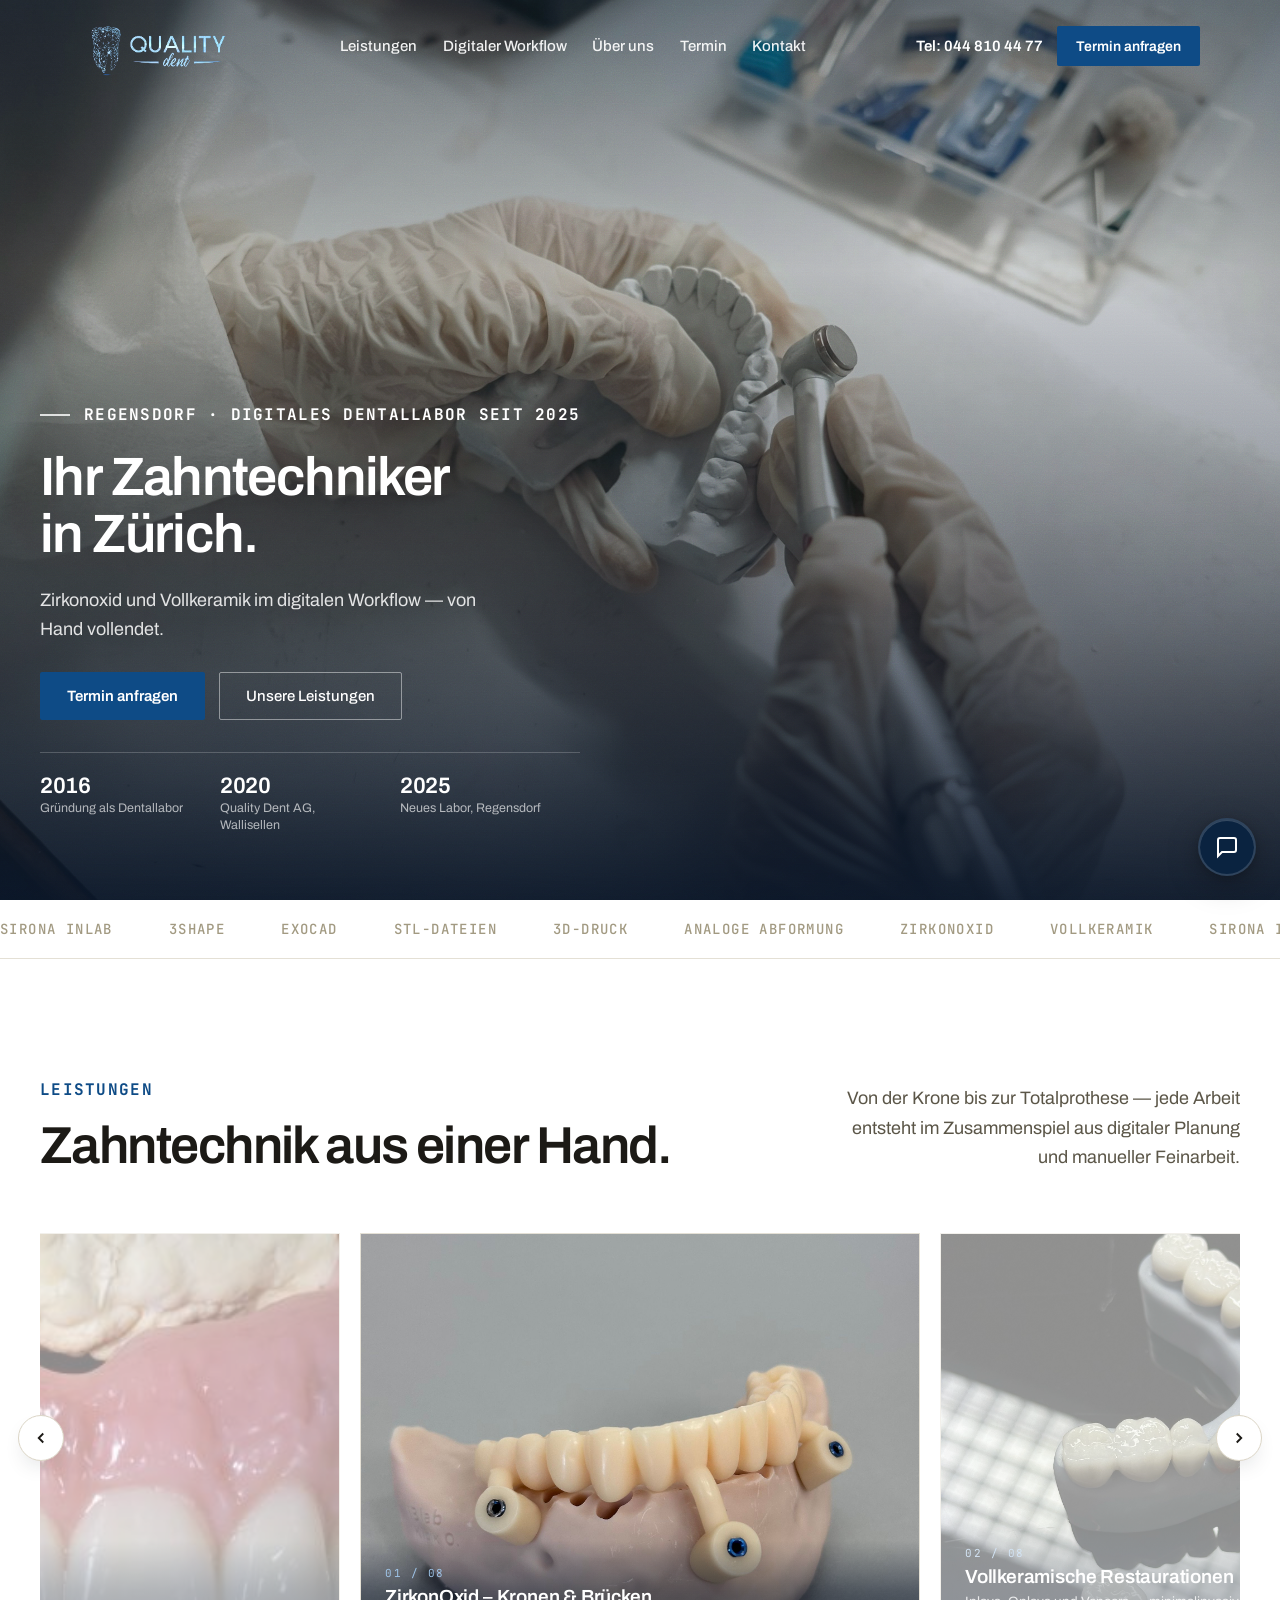
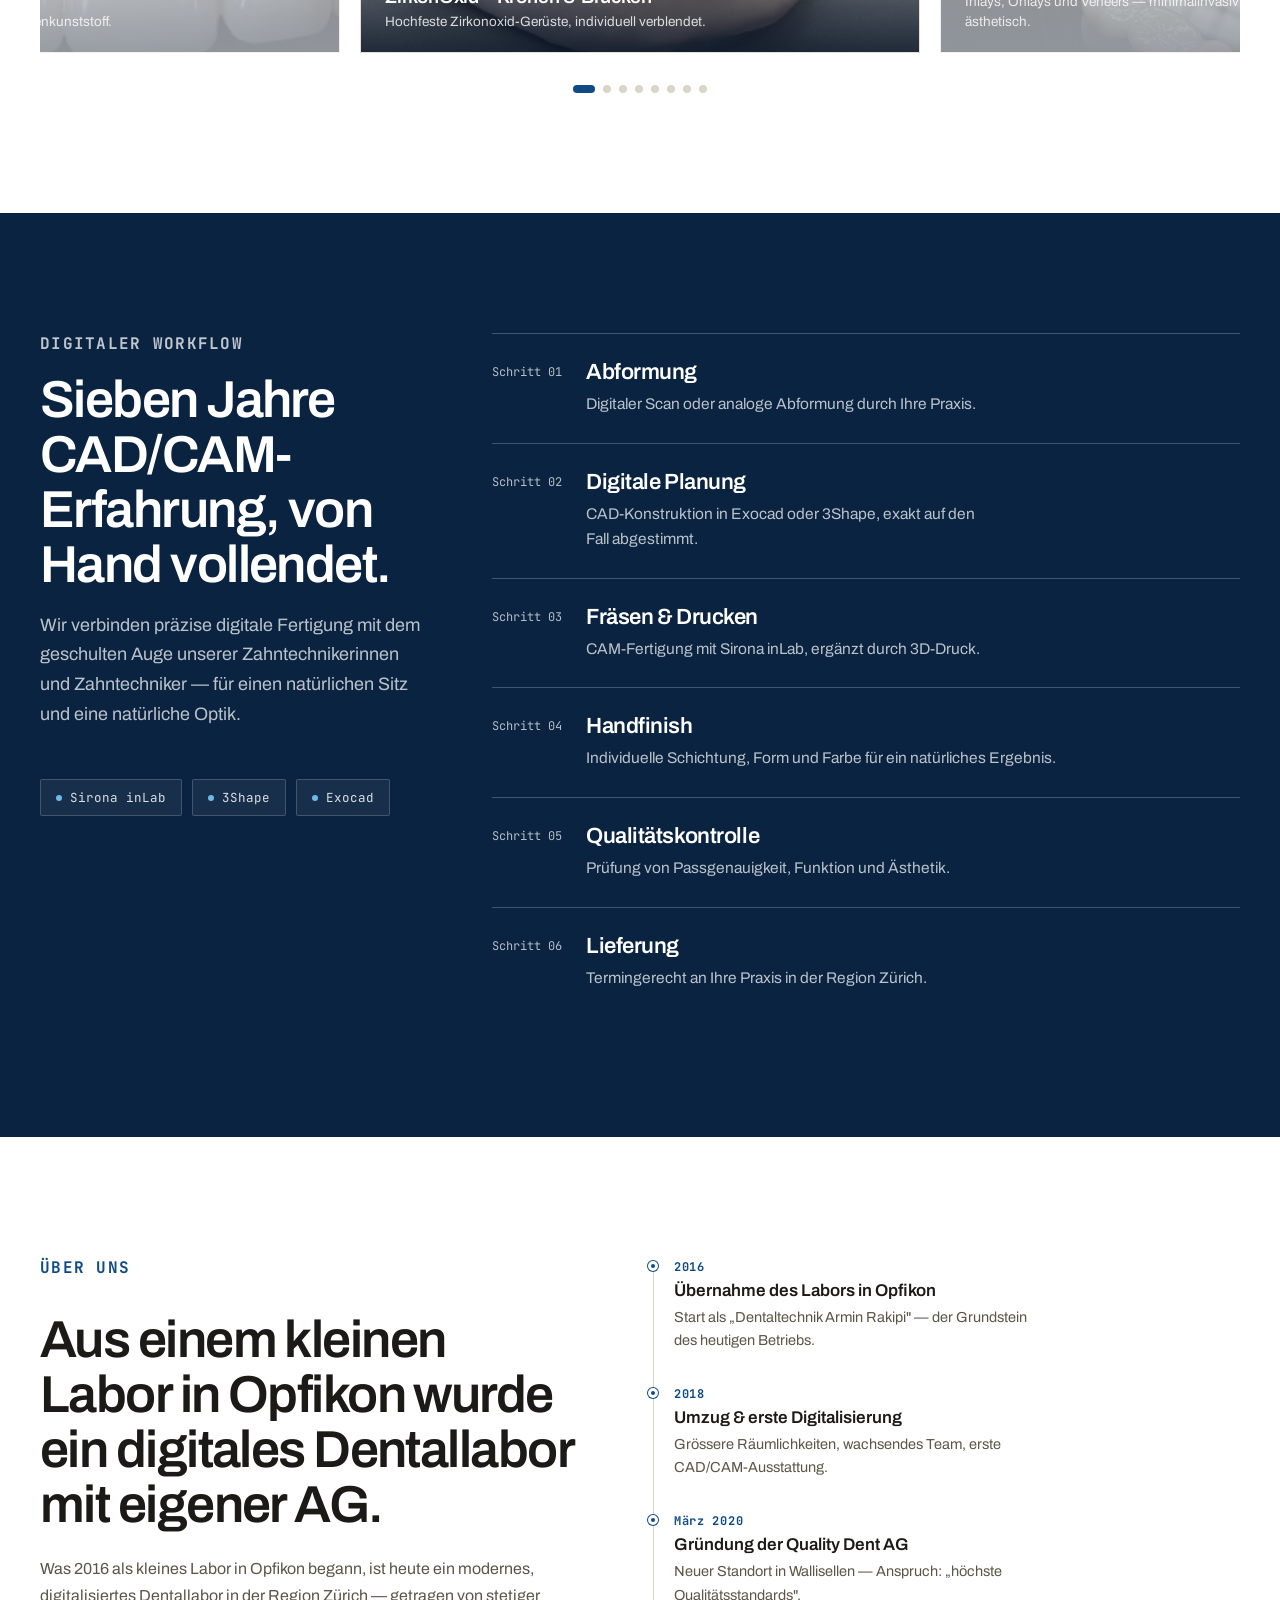
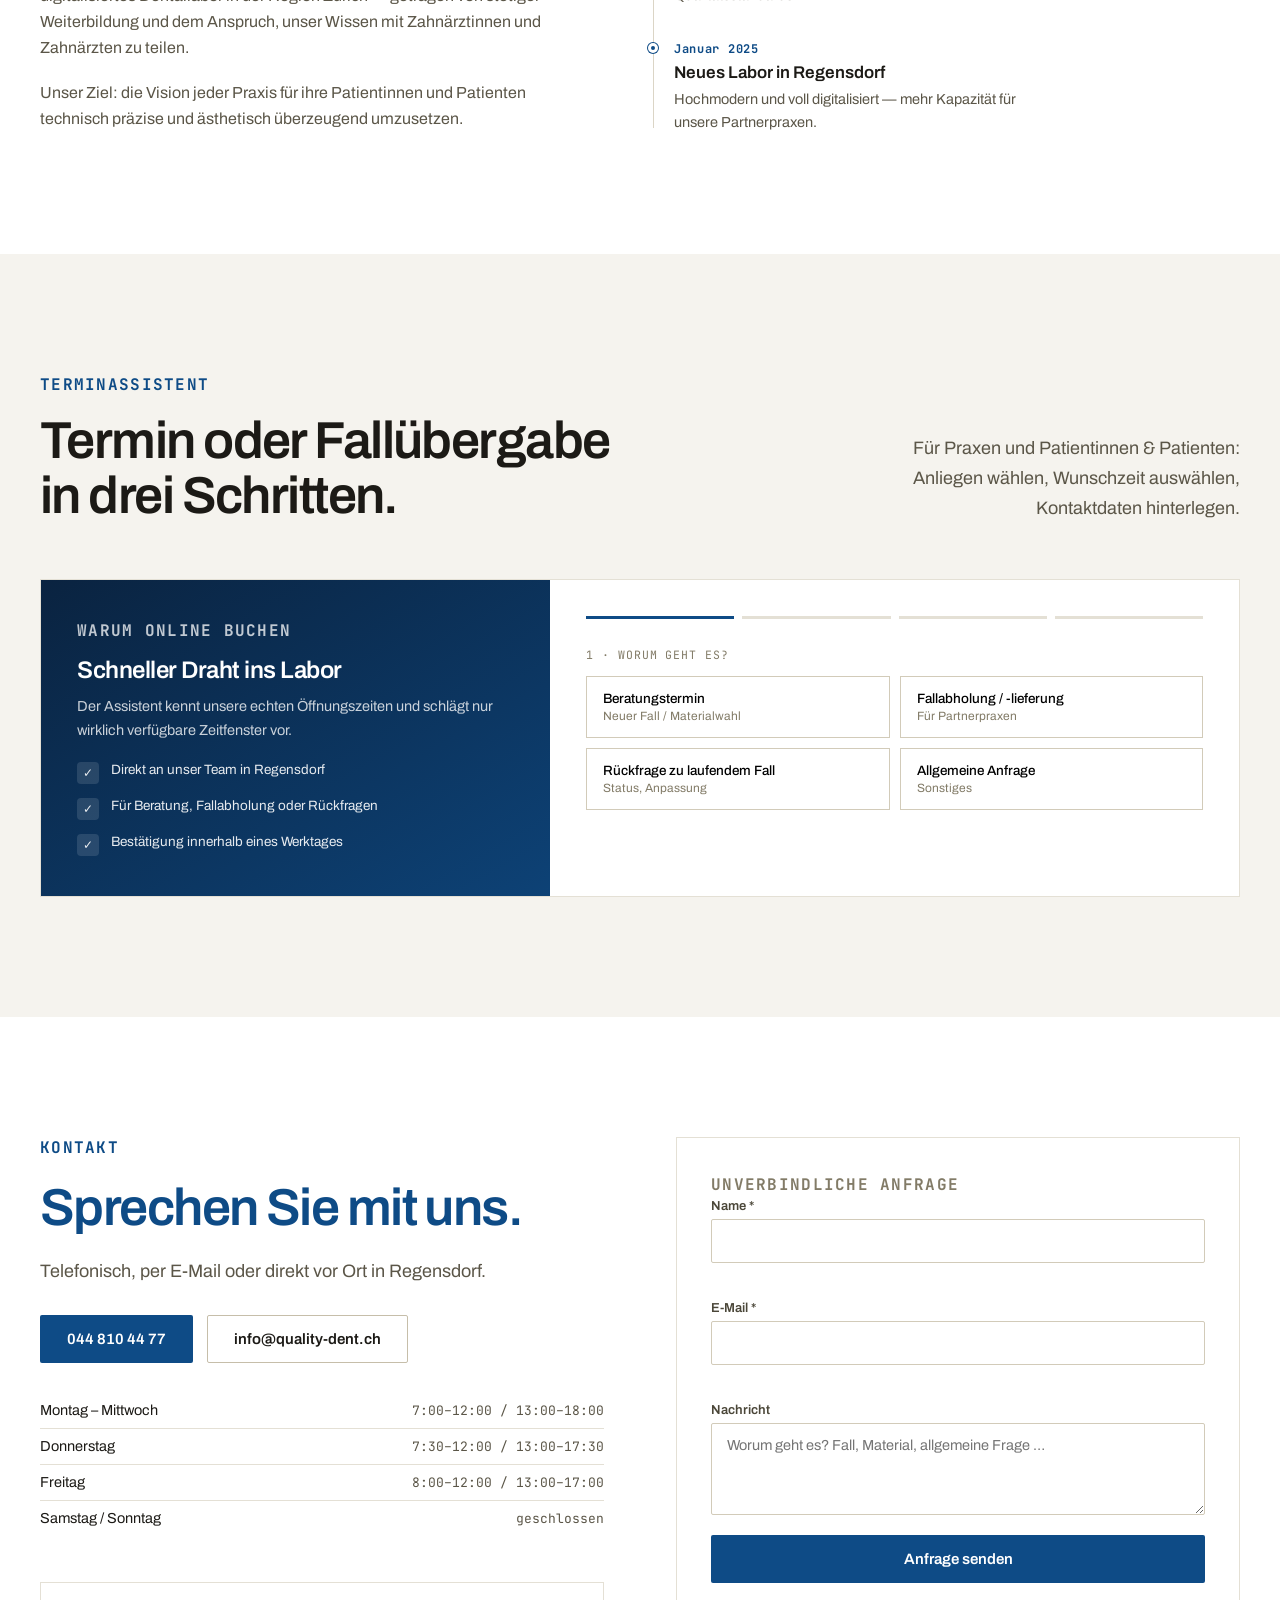
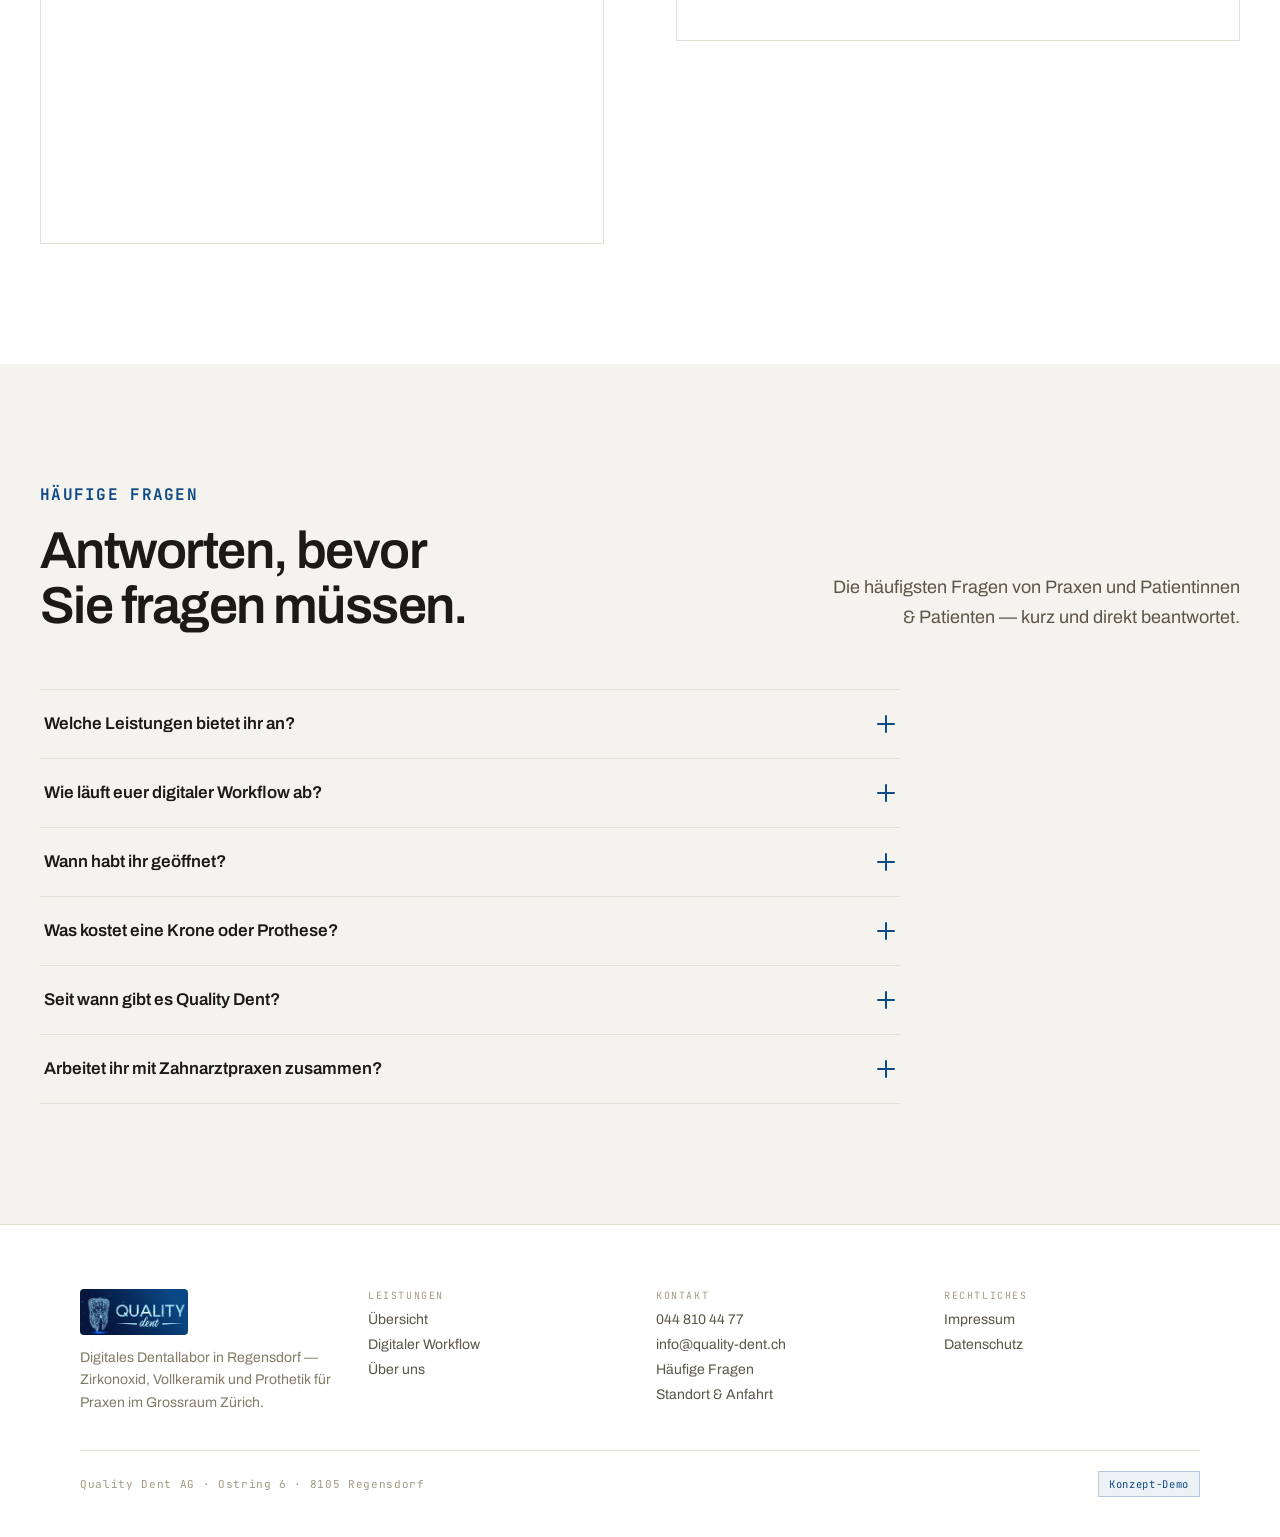
<file: index.html>
<!DOCTYPE html>
<html lang="de-CH">
<head>
<meta charset="UTF-8">
<meta name="viewport" content="width=device-width, initial-scale=1.0">
<title>Quality Dent AG – Dentallabor Zürich | Regensdorf</title>
<meta name="description" content="Quality Dent AG: Zirkonoxid, Vollkeramik, Implantatprothetik und Zahnersatz aus dem digitalen Dentallabor in Regensdorf. Termin- und Chat-Assistent für Partnerpraxen.">
<link rel="canonical" href="https://ihre-neue-website.ch/">
<meta name="theme-color" content="#0E4B86">
<meta name="robots" content="noindex, nofollow">

<link rel="icon" href="assets/img/logo.jpg">

<!-- Open Graph -->
<meta property="og:type" content="website">
<meta property="og:site_name" content="Quality Dent AG">
<meta property="og:locale" content="de_CH">
<meta property="og:title" content="Quality Dent AG – Ihr Zahntechniker in Zürich">
<meta property="og:description" content="Zirkonoxid, Vollkeramik und Prothetik aus dem digitalen Dentallabor in Regensdorf — Termin- und Chat-Assistent inklusive.">
<meta property="og:url" content="https://ihre-neue-website.ch/">

<link rel="preload" as="font" href="assets/fonts/archivo-variable.woff2" type="font/woff2" crossorigin>
<link rel="preload" as="font" href="assets/fonts/jetbrainsmono-variable.woff2" type="font/woff2" crossorigin>
<link rel="preload" as="image" href="assets/img/hero-stock-2.jpg" fetchpriority="high">

<link rel="stylesheet" href="assets/css/style.css?v=11">

<script type="application/ld+json">
{
  "@context": "https://schema.org",
  "@graph": [
    {
      "@type": "LocalBusiness",
      "@id": "https://ihre-neue-website.ch/#organization",
      "name": "Quality Dent AG",
      "url": "https://ihre-neue-website.ch/",
      "telephone": "+41448104477",
      "email": "info@quality-dent.ch",
      "address": { "@type": "PostalAddress", "streetAddress": "Ostring 6", "postalCode": "8105", "addressLocality": "Regensdorf", "addressCountry": "CH" },
      "openingHoursSpecification": [
        { "@type": "OpeningHoursSpecification", "dayOfWeek": ["Monday","Tuesday","Wednesday"], "opens": "07:00", "closes": "18:00" },
        { "@type": "OpeningHoursSpecification", "dayOfWeek": "Thursday", "opens": "07:30", "closes": "17:30" },
        { "@type": "OpeningHoursSpecification", "dayOfWeek": "Friday", "opens": "08:00", "closes": "17:00" }
      ],
      "areaServed": [{ "@type": "City", "name": "Zürich" }]
    },
    { "@type": "WebSite", "@id": "https://ihre-neue-website.ch/#website", "url": "https://ihre-neue-website.ch/", "name": "Quality Dent AG", "inLanguage": "de-CH" }
  ]
}
</script>
</head>
<body>
<a class="skip-link" href="#main">Zum Inhalt springen</a>

<header class="site-header is-on-hero" id="site-header">
  <div class="site-header__inner">
    <div class="brand">
      <img class="brand__logo brand__logo--dark" src="assets/img/logo.jpg" alt="Quality Dent AG" width="235" height="100">
      <img class="brand__logo brand__logo--white" src="assets/img/logo-transparent.png" alt="" aria-hidden="true" width="235" height="100">
    </div>
    <nav class="site-nav" id="site-nav" aria-label="Hauptnavigation">
      <a href="#leistungen">Leistungen</a>
      <a href="#workflow">Digitaler Workflow</a>
      <a href="#ueber-uns">Über uns</a>
      <a href="#termin">Termin</a>
      <a href="#kontakt">Kontakt</a>
    </nav>
    <div class="site-header__actions">
      <a href="tel:0448104477" class="header-tel">Tel: 044 810 44 77</a>
      <a href="#termin" class="btn btn--primary btn--sm">Termin anfragen</a>
      <button type="button" class="nav-toggle" id="nav-toggle" aria-expanded="false" aria-controls="site-nav" aria-label="Menü öffnen">
        <span></span><span></span><span></span>
      </button>
    </div>
  </div>
</header>
<!-- Synchrones Inline-Skript, absichtlich NICHT defer/extern: läuft, während
     der Parser genau hier ankommt — also bevor der Hero-Abschnitt unten
     überhaupt geparst/gemalt wird. Setzt --header-h auf die ECHTE, gerade
     gemessene Header-Höhe, statt sich auf den geschätzten CSS-Fallback-Wert
     (--header-h: 72px in :root) zu verlassen, der je nach Projekt/Logo-Grösse
     nicht zur tatsächlichen (bereits transparenten, grossen) Header-Höhe
     passt. Ohne das bliebe ein kurzes Zeitfenster, in dem das Hero-Bild noch
     mit dem falschen Fallback-Wert positioniert ist, bis das deferred
     script.js läuft — sichtbar als kurz aufblitzender weisser Balken über
     dem Header beim (Neu-)Laden. Das deferred script.js misst danach zwar
     ohnehin nochmal (u.a. für Resize/Scroll), aber bis dahin ist es zu spät
     für den allerersten Frame. -->
<script>
(function () {
  var h = document.getElementById('site-header');
  if (h) document.documentElement.style.setProperty('--header-h', h.offsetHeight + 'px');
})();
</script>

<main id="main">

  <!-- ============ HERO ============ -->
  <section class="hero" id="hero">
    <div class="hero__media" aria-hidden="true">
      <img class="hero__slide is-active" src="assets/img/hero-stock-2.jpg" alt="" fetchpriority="high">
      <img class="hero__slide" src="assets/img/hero-stock-2b.jpg" alt="">
      <img class="hero__slide" src="assets/img/hero-stock-3b.jpg" alt="">
    </div>
    <div class="hero__scrim"></div>
    <div class="hero__grain" aria-hidden="true"></div>
    <div class="hero__content" id="hero-content">
      <p class="eyebrow eyebrow--light"><span class="eyebrow__rule"></span>Regensdorf · Digitales Dentallabor seit 2025</p>
      <h1 class="hero__title">Ihr Zahntechniker<br>in Zürich.</h1>
      <p class="hero__lead">Zirkonoxid und Vollkeramik im digitalen Workflow — von Hand vollendet.</p>
      <div class="hero__actions">
        <a href="#termin" class="btn btn--primary">Termin anfragen</a>
        <a href="#leistungen" class="btn btn--outline-light">Unsere Leistungen</a>
      </div>
      <div class="hero-stats">
        <div><b>2016</b><span>Gründung als Dentallabor</span></div>
        <div><b>2020</b><span>Quality Dent AG, Wallisellen</span></div>
        <div><b>2025</b><span>Neues Labor, Regensdorf</span></div>
      </div>
    </div>
  </section>

  <!-- ============ TECH MARQUEE ============ -->
  <section class="marquee" aria-label="Eingesetzte Systeme">
    <div class="marquee__track">
      <div class="marquee__group"><span>SIRONA INLAB</span><span>3SHAPE</span><span>EXOCAD</span><span>STL-DATEIEN</span><span>3D-DRUCK</span><span>ANALOGE ABFORMUNG</span><span>ZIRKONOXID</span><span>VOLLKERAMIK</span></div>
      <div class="marquee__group" aria-hidden="true"><span>SIRONA INLAB</span><span>3SHAPE</span><span>EXOCAD</span><span>STL-DATEIEN</span><span>3D-DRUCK</span><span>ANALOGE ABFORMUNG</span><span>ZIRKONOXID</span><span>VOLLKERAMIK</span></div>
    </div>
  </section>

  <!-- ============ LEISTUNGEN ============ -->
  <section class="section" id="leistungen">
    <div class="container">
      <div class="section-head">
        <div class="section-head__title">
          <span class="eyebrow eyebrow--blue">Leistungen</span>
          <h2 class="h2">Zahntechnik aus einer Hand.</h2>
        </div>
        <p class="lead-text lead-text--right">Von der Krone bis zur Totalprothese — jede Arbeit entsteht im Zusammenspiel aus digitaler Planung und manueller Feinarbeit.</p>
      </div>

      <div class="showcase" id="showcase" aria-roledescription="Diashow" aria-label="Leistungen im Überblick">
        <div class="showcase__viewport" id="showcaseViewport"></div>
        <button type="button" class="showcase__arrow showcase__arrow--prev" id="showcasePrev" aria-label="Vorherige Leistung">
          <svg width="18" height="18" viewBox="0 0 24 24" fill="none" stroke="currentColor" stroke-width="2.5"><path d="M15 18l-6-6 6-6"/></svg>
        </button>
        <button type="button" class="showcase__arrow showcase__arrow--next" id="showcaseNext" aria-label="Nächste Leistung">
          <svg width="18" height="18" viewBox="0 0 24 24" fill="none" stroke="currentColor" stroke-width="2.5"><path d="M9 18l6-6-6-6"/></svg>
        </button>
        <div class="showcase__dots" id="showcaseDots"></div>
      </div>
    </div>
  </section>

  <!-- ============ WORKFLOW ============ -->
  <section class="section section--deep" id="workflow">
    <div class="container workflow-grid">
      <div class="workflow-intro">
        <span class="eyebrow eyebrow--light">Digitaler Workflow</span>
        <h2 class="h2 h2--light">Sieben Jahre CAD/CAM-Erfahrung, von Hand vollendet.</h2>
        <p class="lead-text lead-text--light">Wir verbinden präzise digitale Fertigung mit dem geschulten Auge unserer Zahntechnikerinnen und Zahntechniker — für einen natürlichen Sitz und eine natürliche Optik.</p>
        <div class="tech-chips">
          <span class="tech-chip"><span class="tech-chip__dot"></span>Sirona inLab</span>
          <span class="tech-chip"><span class="tech-chip__dot"></span>3Shape</span>
          <span class="tech-chip"><span class="tech-chip__dot"></span>Exocad</span>
        </div>
      </div>

      <ol class="workflow-steps">
        <li class="workflow-step" data-reveal>
          <span class="workflow-step__no">Schritt 01</span>
          <div class="workflow-step__body"><h3>Abformung</h3><p>Digitaler Scan oder analoge Abformung durch Ihre Praxis.</p></div>
        </li>
        <li class="workflow-step" data-reveal>
          <span class="workflow-step__no">Schritt 02</span>
          <div class="workflow-step__body"><h3>Digitale Planung</h3><p>CAD-Konstruktion in Exocad oder 3Shape, exakt auf den Fall abgestimmt.</p></div>
        </li>
        <li class="workflow-step" data-reveal>
          <span class="workflow-step__no">Schritt 03</span>
          <div class="workflow-step__body"><h3>Fräsen &amp; Drucken</h3><p>CAM-Fertigung mit Sirona inLab, ergänzt durch 3D-Druck.</p></div>
        </li>
        <li class="workflow-step" data-reveal>
          <span class="workflow-step__no">Schritt 04</span>
          <div class="workflow-step__body"><h3>Handfinish</h3><p>Individuelle Schichtung, Form und Farbe für ein natürliches Ergebnis.</p></div>
        </li>
        <li class="workflow-step" data-reveal>
          <span class="workflow-step__no">Schritt 05</span>
          <div class="workflow-step__body"><h3>Qualitätskontrolle</h3><p>Prüfung von Passgenauigkeit, Funktion und Ästhetik.</p></div>
        </li>
        <li class="workflow-step" data-reveal>
          <span class="workflow-step__no">Schritt 06</span>
          <div class="workflow-step__body"><h3>Lieferung</h3><p>Termingerecht an Ihre Praxis in der Region Zürich.</p></div>
        </li>
      </ol>
    </div>
  </section>

  <!-- ============ ÜBER UNS ============ -->
  <section class="section" id="ueber-uns">
    <div class="container about-grid">
      <div class="about-intro">
        <span class="eyebrow eyebrow--blue">Über uns</span>
        <h2 class="h2" style="margin:16px 0 6px;">Aus einem kleinen Labor in Opfikon wurde ein digitales Dentallabor mit eigener AG.</h2>
        <p>Was 2016 als kleines Labor in Opfikon begann, ist heute ein modernes, digitalisiertes Dentallabor in der Region Zürich — getragen von stetiger Weiterbildung und dem Anspruch, unser Wissen mit Zahnärztinnen und Zahnärzten zu teilen.</p>
        <p>Unser Ziel: die Vision jeder Praxis für ihre Patientinnen und Patienten technisch präzise und ästhetisch überzeugend umzusetzen.</p>
      </div>
      <div class="timeline">
        <div class="t-item" data-reveal>
          <b>2016</b>
          <h3>Übernahme des Labors in Opfikon</h3>
          <p>Start als „Dentaltechnik Armin Rakipi" — der Grundstein des heutigen Betriebs.</p>
        </div>
        <div class="t-item" data-reveal>
          <b>2018</b>
          <h3>Umzug &amp; erste Digitalisierung</h3>
          <p>Grössere Räumlichkeiten, wachsendes Team, erste CAD/CAM-Ausstattung.</p>
        </div>
        <div class="t-item" data-reveal>
          <b>März 2020</b>
          <h3>Gründung der Quality Dent AG</h3>
          <p>Neuer Standort in Wallisellen — Anspruch: „höchste Qualitätsstandards".</p>
        </div>
        <div class="t-item" data-reveal>
          <b>Januar 2025</b>
          <h3>Neues Labor in Regensdorf</h3>
          <p>Hochmodern und voll digitalisiert — mehr Kapazität für unsere Partnerpraxen.</p>
        </div>
      </div>
    </div>
  </section>

  <!-- ============ TERMIN / BOOKING ============ -->
  <section class="section section--grey" id="termin">
    <div class="container">
      <div class="section-head">
        <div class="section-head__title">
          <span class="eyebrow eyebrow--blue">Terminassistent</span>
          <h2 class="h2">Termin oder Fallübergabe in drei Schritten.</h2>
        </div>
        <p class="lead-text lead-text--right">Für Praxen und Patientinnen &amp; Patienten: Anliegen wählen, Wunschzeit auswählen, Kontaktdaten hinterlegen.</p>
      </div>

      <div class="booking-shell">
        <div class="booking-intro">
          <span class="eyebrow eyebrow--light">Warum online buchen</span>
          <h3>Schneller Draht ins Labor</h3>
          <p>Der Assistent kennt unsere echten Öffnungszeiten und schlägt nur wirklich verfügbare Zeitfenster vor.</p>
          <ul>
            <li><span class="ico">✓</span> Direkt an unser Team in Regensdorf</li>
            <li><span class="ico">✓</span> Für Beratung, Fallabholung oder Rückfragen</li>
            <li><span class="ico">✓</span> Bestätigung innerhalb eines Werktages</li>
          </ul>
        </div>

        <div class="booking-body">
          <div class="bk-steps"><span class="is-active" data-s="1"></span><span data-s="2"></span><span data-s="3"></span><span data-s="4"></span></div>

          <div class="bk-panel is-active" id="bkPanel1">
            <span class="bk-label">1 · Worum geht es?</span>
            <div class="chip-grid" id="reasonGrid">
              <button type="button" class="chip-opt" data-val="Beratungstermin">Beratungstermin<small>Neuer Fall / Materialwahl</small></button>
              <button type="button" class="chip-opt" data-val="Fallabholung / -lieferung">Fallabholung / -lieferung<small>Für Partnerpraxen</small></button>
              <button type="button" class="chip-opt" data-val="Rückfrage zu laufendem Fall">Rückfrage zu laufendem Fall<small>Status, Anpassung</small></button>
              <button type="button" class="chip-opt" data-val="Allgemeine Anfrage">Allgemeine Anfrage<small>Sonstiges</small></button>
            </div>
            <!-- Kein Weiter-Button: Kachel-Klick schaltet selbst weiter (siehe booking.js). -->
          </div>

          <div class="bk-panel" id="bkPanel2">
            <span class="bk-label">2 · Wunschtermin</span>
            <div class="form-field"><input type="date" id="bkDate"></div>
            <div class="bk-note" id="bkHoursNote">Wählen Sie ein Datum, um freie Zeitfenster zu sehen.</div>
            <div class="slot-grid" id="slotGrid"></div>
            <!-- Kein Weiter-Button: Zeitfenster-Klick schaltet selbst weiter (siehe booking.js). -->
            <div class="bk-nav"><button class="btn btn--outline btn--sm" type="button" onclick="bkBack(2)">Zurück</button></div>
          </div>

          <div class="bk-panel" id="bkPanel3">
            <span class="bk-label">3 · Ihre Kontaktdaten</span>
            <div class="form-row">
              <div class="form-field"><label for="bkName">Name</label><input type="text" id="bkName"></div>
              <div class="form-field"><label for="bkPraxis">Praxis / Firma (optional)</label><input type="text" id="bkPraxis"></div>
            </div>
            <div class="form-row">
              <div class="form-field"><label for="bkEmail">E-Mail</label><input type="email" id="bkEmail"></div>
              <div class="form-field"><label for="bkPhone">Telefon</label><input type="tel" id="bkPhone"></div>
            </div>
            <div class="form-field"><label for="bkMsg">Nachricht (optional)</label><textarea id="bkMsg" rows="3"></textarea></div>
            <div class="bk-nav"><button class="btn btn--outline btn--sm" type="button" onclick="bkBack(3)">Zurück</button><button class="btn btn--primary btn--sm" type="button" onclick="bkNext(3)">Weiter</button></div>
          </div>

          <div class="bk-panel" id="bkPanel4">
            <span class="bk-label">4 · Prüfen &amp; anfragen</span>
            <div class="summary-box">
              <dl>
                <dt>Anliegen</dt><dd id="sumReason">—</dd>
                <dt>Termin</dt><dd id="sumDate">—</dd>
                <dt>Name</dt><dd id="sumName">—</dd>
                <dt>Kontakt</dt><dd id="sumContact">—</dd>
              </dl>
            </div>
            <div class="bk-nav"><button class="btn btn--outline btn--sm" type="button" onclick="bkBack(4)">Zurück</button><button class="btn btn--primary btn--sm" type="button" onclick="bkSubmit()">Termin anfragen</button></div>
          </div>

          <div class="bk-panel" id="bkPanelDone">
            <div class="confirm-wrap">
              <div class="ico">✓</div>
              <h3>Anfrage gesendet</h3>
              <p>Vielen Dank! Wir melden uns werktags innerhalb von 24 Stunden zur Bestätigung Ihres Termins.</p>
              <div class="ref-code" id="refCode">QD-2026-000000</div><br>
              <button class="btn btn--outline btn--sm" type="button" onclick="bkReset()">Neue Anfrage stellen</button>
            </div>
          </div>
        </div>
      </div>
    </div>
  </section>

  <!-- ============ KONTAKT ============ -->
  <section class="section section--contact" id="kontakt">
    <div class="container kontakt-grid">
      <div class="kontakt-intro">
        <span class="eyebrow eyebrow--blue">Kontakt</span>
        <h2 class="h2 h2--blue">Sprechen Sie mit uns.</h2>
        <p class="lead-text">Telefonisch, per E-Mail oder direkt vor Ort in Regensdorf.</p>
        <div class="kontakt-actions">
          <a href="tel:0448104477" class="btn btn--primary">044 810 44 77</a>
          <a href="mailto:info@quality-dent.ch" class="btn btn--outline">info@quality-dent.ch</a>
        </div>
        <table class="hours-table">
          <tr><td>Montag – Mittwoch</td><td>7:00–12:00 / 13:00–18:00</td></tr>
          <tr><td>Donnerstag</td><td>7:30–12:00 / 13:00–17:30</td></tr>
          <tr><td>Freitag</td><td>8:00–12:00 / 13:00–17:00</td></tr>
          <tr><td>Samstag / Sonntag</td><td>geschlossen</td></tr>
        </table>
        <div class="kontakt-map">
          <iframe src="https://www.google.com/maps?q=Ostring+6,+8105+Regensdorf&output=embed" loading="lazy" referrerpolicy="no-referrer-when-downgrade" title="Quality Dent AG auf der Karte"></iframe>
        </div>
      </div>

      <form class="kontakt-form" id="kontakt-form" novalidate>
        <span class="eyebrow eyebrow--muted">Unverbindliche Anfrage</span>
        <div class="form-field">
          <label for="f-name">Name <span aria-hidden="true">*</span></label>
          <input type="text" id="f-name" name="name" required autocomplete="name">
          <span class="form-error" id="f-name-error"></span>
        </div>
        <div class="form-field">
          <label for="f-email">E-Mail <span aria-hidden="true">*</span></label>
          <input type="email" id="f-email" name="email" required autocomplete="email">
          <span class="form-error" id="f-email-error"></span>
        </div>
        <div class="form-field">
          <label for="f-nachricht">Nachricht</label>
          <textarea id="f-nachricht" name="nachricht" rows="4" placeholder="Worum geht es? Fall, Material, allgemeine Frage …"></textarea>
        </div>
        <button type="submit" class="btn btn--primary btn--block" id="kontakt-submit">Anfrage senden</button>
        <p class="form-status" id="form-status" role="status" aria-live="polite"></p>
      </form>
    </div>
  </section>

  <!-- ============ FAQ ============
       Am Seitenende vor der Fusszeile, bewusst OHNE eigenen Nav-Punkt (sonst
       zu viele Menüpunkte) — erreichbar über den "Häufige Fragen"-Eintrag im
       Floating-Contact-Widget und als Sprungziel #faq. Antworten aus den
       echten Inhalten dieser Seite — dieselben Fakten, die auch der
       Chat-Assistent (assets/js/chat.js) verwendet, damit sichtbare FAQ und
       Chat-Antworten nie auseinanderlaufen. -->
  <section class="section section--grey" id="faq">
    <div class="container">
      <div class="section-head">
        <div class="section-head__title">
          <span class="eyebrow eyebrow--blue">Häufige Fragen</span>
          <h2 class="h2">Antworten, bevor Sie fragen müssen.</h2>
        </div>
        <p class="lead-text lead-text--right">Die häufigsten Fragen von Praxen und Patientinnen &amp; Patienten — kurz und direkt beantwortet.</p>
      </div>

      <div class="faq-list">
        <div class="faq-item" data-reveal>
          <button type="button" class="faq-q" aria-expanded="false">
            <span>Welche Leistungen bietet ihr an?</span>
            <span class="faq-q__icon" aria-hidden="true"></span>
          </button>
          <div class="faq-a"><p>Zirkonoxid-Kronen &amp; Brücken, vollkeramische Restaurationen (Inlays, Onlays, Veneers), Metallkeramik, Implantatprothetik, Teil-, Hybrid- und Totalprothesen, Modellguss-Prothesen, Schienen aller Art sowie Valplast.</p></div>
        </div>
        <div class="faq-item" data-reveal>
          <button type="button" class="faq-q" aria-expanded="false">
            <span>Wie läuft euer digitaler Workflow ab?</span>
            <span class="faq-q__icon" aria-hidden="true"></span>
          </button>
          <div class="faq-a"><p>Abformung (digital oder analog) → digitale Planung in Exocad/3Shape → Fräsen &amp; Drucken mit Sirona inLab → Handfinish → Qualitätskontrolle → Lieferung an Ihre Praxis.</p></div>
        </div>
        <div class="faq-item" data-reveal>
          <button type="button" class="faq-q" aria-expanded="false">
            <span>Wann habt ihr geöffnet?</span>
            <span class="faq-q__icon" aria-hidden="true"></span>
          </button>
          <div class="faq-a"><p>Montag – Mittwoch 7:00–12:00 und 13:00–18:00 Uhr, Donnerstag 7:30–12:00 und 13:00–17:30 Uhr, Freitag 8:00–12:00 und 13:00–17:00 Uhr. Samstag und Sonntag geschlossen.</p></div>
        </div>
        <div class="faq-item" data-reveal>
          <button type="button" class="faq-q" aria-expanded="false">
            <span>Was kostet eine Krone oder Prothese?</span>
            <span class="faq-q__icon" aria-hidden="true"></span>
          </button>
          <div class="faq-a"><p>Das hängt stark vom individuellen Fall ab (Material, Umfang, Aufwand) und lässt sich pauschal nicht seriös nennen. Am schnellsten geht es über eine kurze Beratungsanfrage im Terminassistenten oben.</p></div>
        </div>
        <div class="faq-item" data-reveal>
          <button type="button" class="faq-q" aria-expanded="false">
            <span>Seit wann gibt es Quality Dent?</span>
            <span class="faq-q__icon" aria-hidden="true"></span>
          </button>
          <div class="faq-a"><p>2016 als kleines Labor in Opfikon gestartet, im März 2020 als Quality Dent AG in Wallisellen gegründet, seit Januar 2025 mit neuem, voll digitalisiertem Labor in Regensdorf.</p></div>
        </div>
        <div class="faq-item" data-reveal>
          <button type="button" class="faq-q" aria-expanded="false">
            <span>Arbeitet ihr mit Zahnarztpraxen zusammen?</span>
            <span class="faq-q__icon" aria-hidden="true"></span>
          </button>
          <div class="faq-a"><p>Ja — wir sind ein Dentallabor und arbeiten primär mit Zahnarztpraxen im Grossraum Zürich zusammen, von der Fallabholung bis zur termingerechten Lieferung.</p></div>
        </div>
      </div>
    </div>
  </section>
</main>

<footer class="site-footer">
  <div class="container">
    <div class="footer-grid">
      <div class="footer-brand">
        <img class="brand__logo brand__logo--footer" src="assets/img/logo.jpg" alt="Quality Dent AG" width="235" height="100">
        <p>Digitales Dentallabor in Regensdorf — Zirkonoxid, Vollkeramik und Prothetik für Praxen im Grossraum Zürich.</p>
      </div>
      <div class="footer-col">
        <span class="footer-col__title">Leistungen</span>
        <a href="#leistungen">Übersicht</a>
        <a href="#workflow">Digitaler Workflow</a>
        <a href="#ueber-uns">Über uns</a>
      </div>
      <div class="footer-col">
        <span class="footer-col__title">Kontakt</span>
        <a href="tel:0448104477">044 810 44 77</a>
        <a href="mailto:info@quality-dent.ch">info@quality-dent.ch</a>
        <a href="#faq">Häufige Fragen</a>
        <a href="#kontakt">Standort &amp; Anfahrt</a>
      </div>
      <div class="footer-col">
        <span class="footer-col__title">Rechtliches</span>
        <a href="/impressum">Impressum</a>
        <a href="/datenschutz">Datenschutz</a>
      </div>
    </div>
    <div class="footer-baseline">
      <span>Quality Dent AG · Ostring 6 · 8105 Regensdorf</span>
      <span class="demo-badge">Konzept-Demo</span>
    </div>
  </div>
</footer>

<script src="assets/js/script.js?v=11" defer></script>
<script src="assets/js/booking.js?v=10" defer></script>

<!-- ============ FLOATING CONTACT WIDGET ============ -->
<div id="fchat" class="fchat">
  <div class="fchat-opts" id="fchatOpts">
    <div class="fchat-opts-head">
      <div><b>Kontakt aufnehmen</b><span>Wählen Sie Ihren Kanal</span></div>
      <button id="fchatOptsClose" aria-label="Schliessen" class="fchat-close-btn" type="button">
        <svg width="18" height="18" viewBox="0 0 24 24" fill="none" stroke="currentColor" stroke-width="2.5"><line x1="18" y1="6" x2="6" y2="18"/><line x1="6" y1="6" x2="18" y2="18"/></svg>
      </button>
    </div>
    <button class="fchat-opt-row" id="fchatOptChat" type="button">
      <span class="fchat-opt-icon"><svg width="20" height="20" viewBox="0 0 24 24" fill="none" stroke="var(--fchat-dark)" stroke-width="2"><path d="M21 15a2 2 0 0 1-2 2H7l-4 4V5a2 2 0 0 1 2-2h14a2 2 0 0 1 2 2z"/></svg></span>
      <div class="fchat-opt-label"><b>KI-Berater fragen</b><span>Sofort-Antworten rund um Ihren Fall</span></div>
      <svg class="fchat-opt-chev" width="16" height="16" viewBox="0 0 24 24" fill="none" stroke="currentColor" stroke-width="2.5"><path d="M9 18l6-6-6-6"/></svg>
    </button>
    <a class="fchat-opt-row" href="#faq">
      <span class="fchat-opt-icon"><svg width="20" height="20" viewBox="0 0 24 24" fill="none" stroke="var(--fchat-dark)" stroke-width="2"><circle cx="12" cy="12" r="10"/><path d="M9.1 9a3 3 0 0 1 5.8 1c0 2-3 2-3 4"/><line x1="12" y1="17" x2="12.01" y2="17"/></svg></span>
      <div class="fchat-opt-label"><b>Häufige Fragen</b><span>Antworten ohne Wartezeit</span></div>
      <svg class="fchat-opt-chev" width="16" height="16" viewBox="0 0 24 24" fill="none" stroke="currentColor" stroke-width="2.5"><path d="M9 18l6-6-6-6"/></svg>
    </a>
    <a class="fchat-opt-row" href="tel:0448104477">
      <span class="fchat-opt-icon"><svg width="20" height="20" viewBox="0 0 24 24" fill="none" stroke="var(--fchat-dark)" stroke-width="2"><path d="M22 16.9v3a2 2 0 0 1-2.2 2 19.8 19.8 0 0 1-8.6-3.1 19.5 19.5 0 0 1-6-6A19.8 19.8 0 0 1 2.1 4.2 2 2 0 0 1 4.1 2h3a2 2 0 0 1 2 1.7c.1 1 .4 1.9.7 2.8a2 2 0 0 1-.5 2.1L8.1 9.8a16 16 0 0 0 6 6l1.2-1.2a2 2 0 0 1 2.1-.5c.9.3 1.8.6 2.8.7a2 2 0 0 1 1.8 2.1z"/></svg></span>
      <div class="fchat-opt-label"><b>044 810 44 77</b><span>Jetzt anrufen</span></div>
      <svg class="fchat-opt-chev" width="16" height="16" viewBox="0 0 24 24" fill="none" stroke="currentColor" stroke-width="2.5"><path d="M9 18l6-6-6-6"/></svg>
    </a>
    <a class="fchat-opt-row" href="mailto:info@quality-dent.ch">
      <span class="fchat-opt-icon"><svg width="20" height="20" viewBox="0 0 24 24" fill="none" stroke="var(--fchat-dark)" stroke-width="2"><path d="M4 4h16c1.1 0 2 .9 2 2v12c0 1.1-.9 2-2 2H4c-1.1 0-2-.9-2-2V6c0-1.1.9-2 2-2z"/><polyline points="22,6 12,13 2,6"/></svg></span>
      <div class="fchat-opt-label"><b>E-Mail schreiben</b><span>info@quality-dent.ch</span></div>
      <svg class="fchat-opt-chev" width="16" height="16" viewBox="0 0 24 24" fill="none" stroke="currentColor" stroke-width="2.5"><path d="M9 18l6-6-6-6"/></svg>
    </a>
    <a class="fchat-opt-row" href="#termin">
      <span class="fchat-opt-icon"><svg width="20" height="20" viewBox="0 0 24 24" fill="none" stroke="var(--fchat-dark)" stroke-width="2"><rect x="3" y="4" width="18" height="18" rx="2"/><path d="M8 2v4M16 2v4M3 10h18"/></svg></span>
      <div class="fchat-opt-label"><b>Termin anfragen</b><span>Zum Terminassistenten</span></div>
      <svg class="fchat-opt-chev" width="16" height="16" viewBox="0 0 24 24" fill="none" stroke="currentColor" stroke-width="2.5"><path d="M9 18l6-6-6-6"/></svg>
    </a>
  </div>
  <button class="fchat-fab" id="fchatBtn" aria-label="Kontakt aufnehmen" aria-expanded="false" type="button">
    <svg class="fc-chat" width="24" height="24" viewBox="0 0 24 24" fill="none" stroke="currentColor" stroke-width="2"><path d="M21 15a2 2 0 0 1-2 2H7l-4 4V5a2 2 0 0 1 2-2h14a2 2 0 0 1 2 2z"/></svg>
    <svg class="fc-x" width="22" height="22" viewBox="0 0 24 24" fill="none" stroke="currentColor" stroke-width="2.5"><line x1="18" y1="6" x2="6" y2="18"/><line x1="6" y1="6" x2="18" y2="18"/></svg>
  </button>
</div>
<!-- Eigener FAQ-Chat statt externem Amplifyr-Chat-Widget: der Slug
     "demo-quality-dent" war serverseitig nie angelegt und zeigte nur
     "Verbindungsfehler". chat.js beantwortet Fragen lokal, per
     Keyword-Matching gegen echte Quality-Dent-Fakten. -->
<script src="assets/js/chat.js?v=1" defer></script>
<script src="assets/js/floating-contact-widget.js?v=11" defer></script>
</body>
</html>
</file>
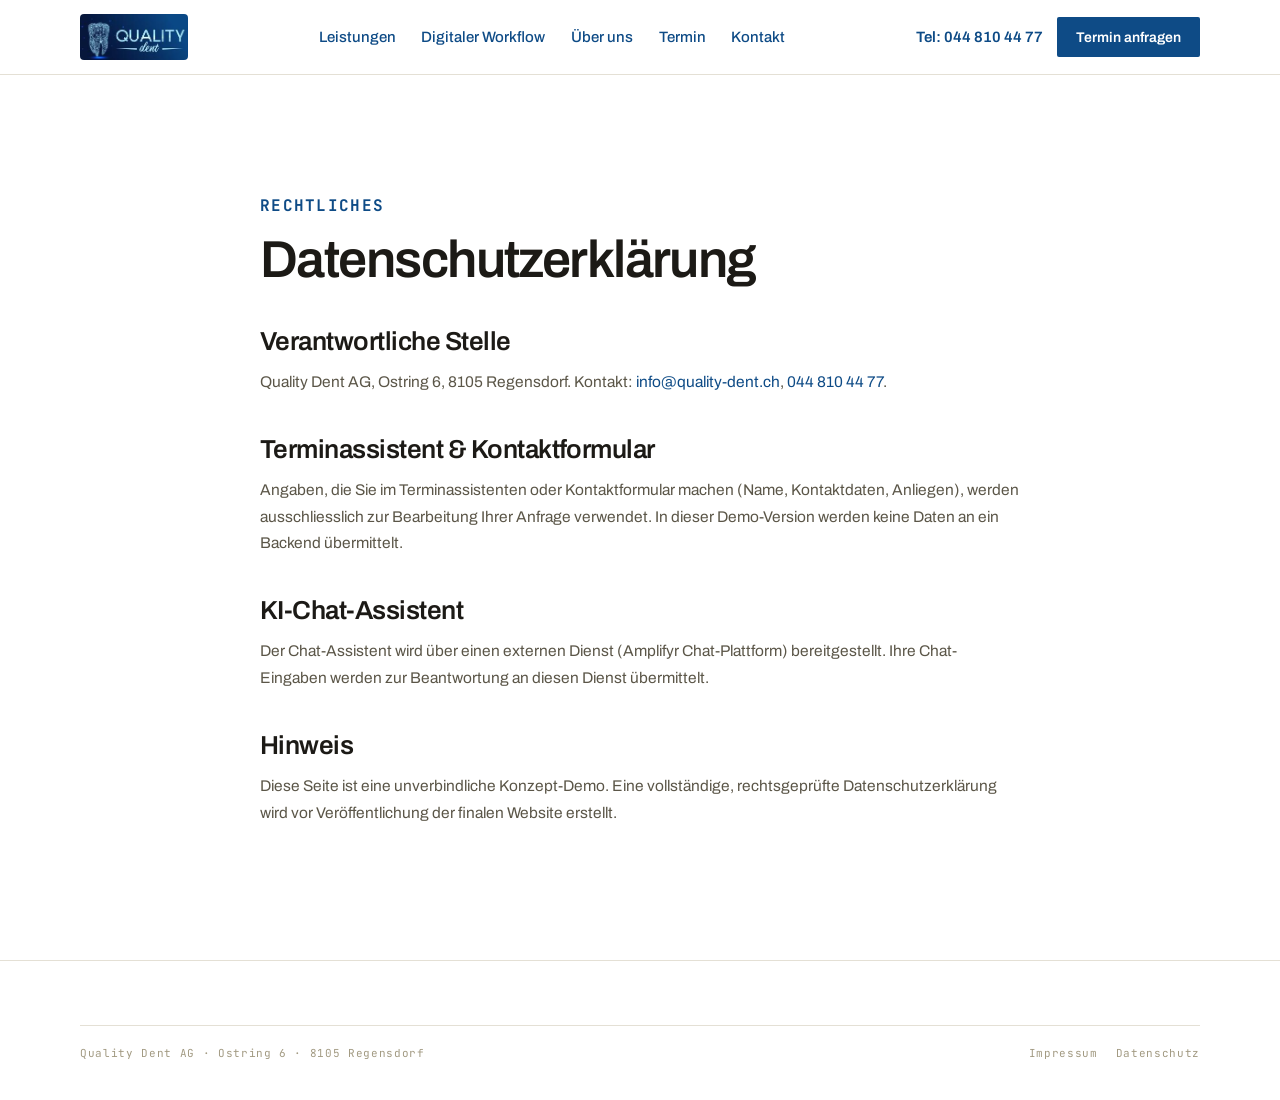
<file: datenschutz.html>
<!DOCTYPE html>
<html lang="de-CH">
<head>
<meta charset="UTF-8">
<meta name="viewport" content="width=device-width, initial-scale=1.0">
<title>Datenschutz – Quality Dent AG</title>
<meta name="robots" content="noindex, nofollow">
<link rel="icon" href="assets/img/logo.jpg">
<link rel="stylesheet" href="assets/css/style.css?v=7">
</head>
<body>
<a class="skip-link" href="#main">Zum Inhalt springen</a>
<header class="site-header" id="site-header">
  <div class="site-header__inner">
    <a href="/" class="brand"><img class="brand__logo" src="assets/img/logo.jpg" alt="Quality Dent AG" width="235" height="100"></a>
    <nav class="site-nav" id="site-nav" aria-label="Hauptnavigation">
      <a href="/#leistungen">Leistungen</a>
      <a href="/#workflow">Digitaler Workflow</a>
      <a href="/#ueber-uns">Über uns</a>
      <a href="/#termin">Termin</a>
      <a href="/#kontakt">Kontakt</a>
    </nav>
    <div class="site-header__actions">
      <a href="tel:0448104477" class="header-tel">Tel: 044 810 44 77</a>
      <a href="/#termin" class="btn btn--primary btn--sm">Termin anfragen</a>
      <button type="button" class="nav-toggle" id="nav-toggle" aria-expanded="false" aria-controls="site-nav" aria-label="Menü öffnen"><span></span><span></span><span></span></button>
    </div>
  </div>
</header>

<main id="main">
  <section class="section">
    <div class="container prose">
      <span class="eyebrow eyebrow--blue">Rechtliches</span>
      <h1 class="h2" style="margin:16px 0 32px;">Datenschutzerklärung</h1>

      <h2>Verantwortliche Stelle</h2>
      <p>Quality Dent AG, Ostring 6, 8105 Regensdorf. Kontakt: <a href="mailto:info@quality-dent.ch">info@quality-dent.ch</a>, <a href="tel:0448104477">044 810 44 77</a>.</p>

      <h2>Terminassistent &amp; Kontaktformular</h2>
      <p>Angaben, die Sie im Terminassistenten oder Kontaktformular machen (Name, Kontaktdaten, Anliegen), werden ausschliesslich zur Bearbeitung Ihrer Anfrage verwendet. In dieser Demo-Version werden keine Daten an ein Backend übermittelt.</p>

      <h2>KI-Chat-Assistent</h2>
      <p>Der Chat-Assistent wird über einen externen Dienst (Amplifyr Chat-Plattform) bereitgestellt. Ihre Chat-Eingaben werden zur Beantwortung an diesen Dienst übermittelt.</p>

      <h2>Hinweis</h2>
      <p>Diese Seite ist eine unverbindliche Konzept-Demo. Eine vollständige, rechtsgeprüfte Datenschutzerklärung wird vor Veröffentlichung der finalen Website erstellt.</p>
    </div>
  </section>
</main>

<footer class="site-footer">
  <div class="container">
    <div class="footer-baseline">
      <span>Quality Dent AG · Ostring 6 · 8105 Regensdorf</span>
      <span class="footer-legal"><a href="/impressum">Impressum</a><a href="/datenschutz">Datenschutz</a></span>
    </div>
  </div>
</footer>
<script src="assets/js/script.js?v=8" defer></script>
</body>
</html>
</file>
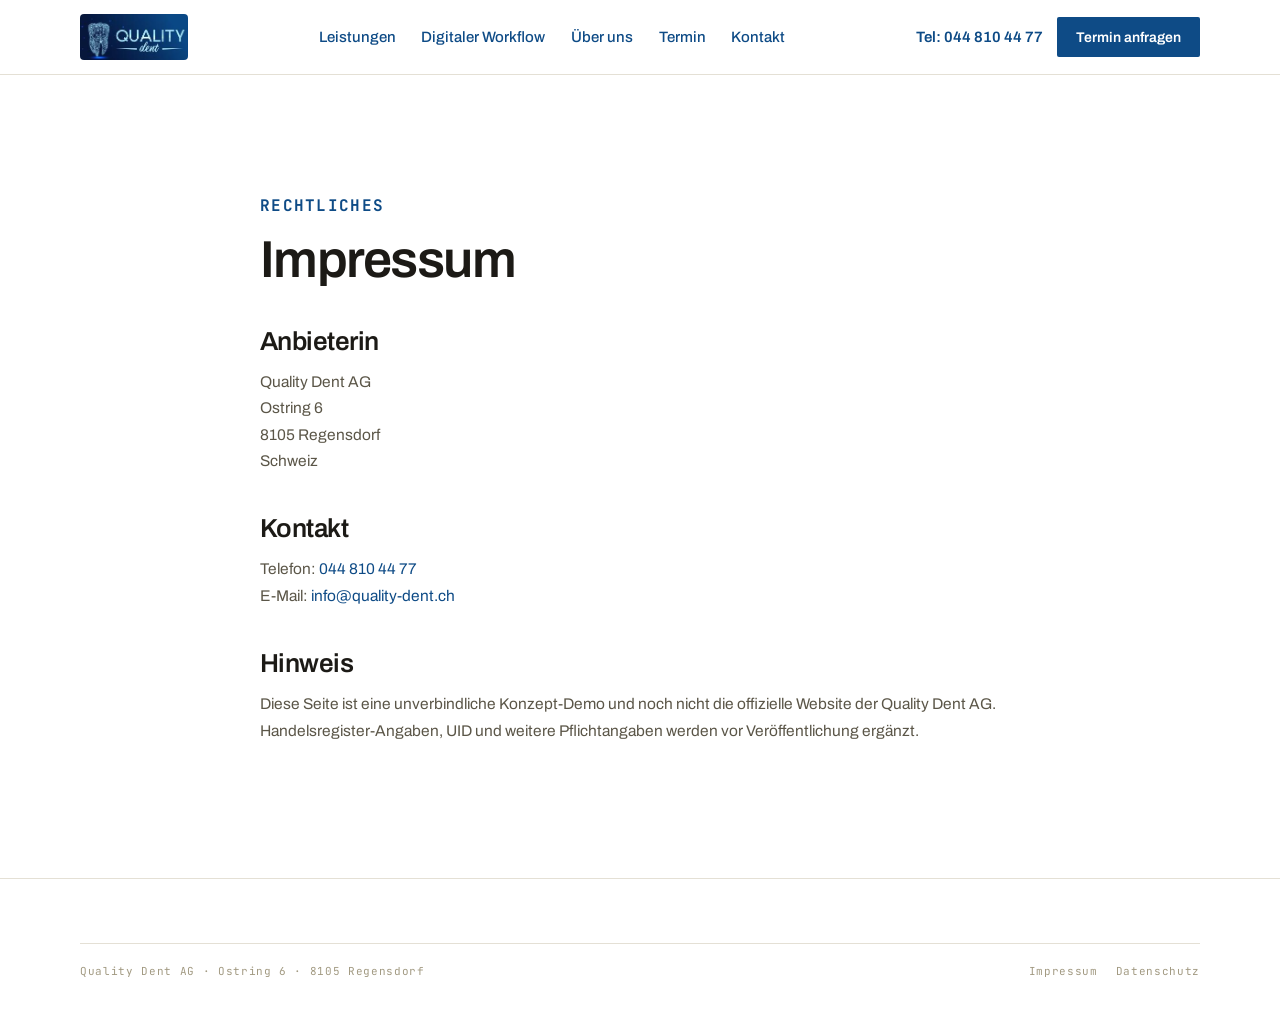
<file: impressum.html>
<!DOCTYPE html>
<html lang="de-CH">
<head>
<meta charset="UTF-8">
<meta name="viewport" content="width=device-width, initial-scale=1.0">
<title>Impressum – Quality Dent AG</title>
<meta name="robots" content="noindex, nofollow">
<link rel="icon" href="assets/img/logo.jpg">
<link rel="stylesheet" href="assets/css/style.css?v=7">
</head>
<body>
<a class="skip-link" href="#main">Zum Inhalt springen</a>
<header class="site-header" id="site-header">
  <div class="site-header__inner">
    <a href="/" class="brand"><img class="brand__logo" src="assets/img/logo.jpg" alt="Quality Dent AG" width="235" height="100"></a>
    <nav class="site-nav" id="site-nav" aria-label="Hauptnavigation">
      <a href="/#leistungen">Leistungen</a>
      <a href="/#workflow">Digitaler Workflow</a>
      <a href="/#ueber-uns">Über uns</a>
      <a href="/#termin">Termin</a>
      <a href="/#kontakt">Kontakt</a>
    </nav>
    <div class="site-header__actions">
      <a href="tel:0448104477" class="header-tel">Tel: 044 810 44 77</a>
      <a href="/#termin" class="btn btn--primary btn--sm">Termin anfragen</a>
      <button type="button" class="nav-toggle" id="nav-toggle" aria-expanded="false" aria-controls="site-nav" aria-label="Menü öffnen"><span></span><span></span><span></span></button>
    </div>
  </div>
</header>

<main id="main">
  <section class="section">
    <div class="container prose">
      <span class="eyebrow eyebrow--blue">Rechtliches</span>
      <h1 class="h2" style="margin:16px 0 32px;">Impressum</h1>

      <h2>Anbieterin</h2>
      <p>Quality Dent AG<br>Ostring 6<br>8105 Regensdorf<br>Schweiz</p>

      <h2>Kontakt</h2>
      <p>Telefon: <a href="tel:0448104477">044 810 44 77</a><br>E-Mail: <a href="mailto:info@quality-dent.ch">info@quality-dent.ch</a></p>

      <h2>Hinweis</h2>
      <p>Diese Seite ist eine unverbindliche Konzept-Demo und noch nicht die offizielle Website der Quality Dent AG. Handelsregister-Angaben, UID und weitere Pflichtangaben werden vor Veröffentlichung ergänzt.</p>
    </div>
  </section>
</main>

<footer class="site-footer">
  <div class="container">
    <div class="footer-baseline">
      <span>Quality Dent AG · Ostring 6 · 8105 Regensdorf</span>
      <span class="footer-legal"><a href="/impressum">Impressum</a><a href="/datenschutz">Datenschutz</a></span>
    </div>
  </div>
</footer>
<script src="assets/js/script.js?v=8" defer></script>
</body>
</html>
</file>
<file: assets/css/style.css>
/* ==========================================================================
   Quality Dent – Design Tokens & Base
   Struktur/System übernommen vom Amplifyr-Referenzprojekt (Sunreflex),
   Farben aus dem echten Quality Dent Logo abgeleitet.
   ========================================================================== */

@font-face {
  font-family: 'Archivo';
  src: url('../fonts/archivo-variable.woff2') format('woff2-variations'), url('../fonts/archivo-variable.woff2') format('woff2');
  font-weight: 100 900;
  font-style: normal;
  font-display: swap;
}
@font-face {
  font-family: 'JetBrains Mono';
  src: url('../fonts/jetbrainsmono-variable.woff2') format('woff2-variations'), url('../fonts/jetbrainsmono-variable.woff2') format('woff2');
  font-weight: 100 900;
  font-style: normal;
  font-display: swap;
}

:root {
  /* Colors — sampled from the real Quality Dent logo gradient (navy → blue) */
  --blue: #0E4B86;
  --blue-hover: #0A3A6B;
  --blue-deep: #0A2340;
  --white: #FFFFFF;
  --grey-bg: #F5F3EE;
  --border: #E4E0D5;
  --border-strong: #DBD5C6;
  --border-input: #D2CBB9;
  --border-button: #C6BEAA;
  --text: #1C1A16;
  --text-strong: #29261F;
  --text-secondary: #5B5648;
  --text-tertiary: #827B67;
  --text-faint: #A29A82;
  --text-nav: #4B4739;
  --hero-base: #0A2340;

  /* Type */
  --font-sans: 'Archivo', Helvetica, Arial, sans-serif;
  --font-mono: 'JetBrains Mono', 'Courier New', monospace;

  /* Layout */
  --container: 1200px;
  --radius: 2px;
  --header-h: 72px;
}

*, *::before, *::after { box-sizing: border-box; }
html { scroll-behavior: smooth; overflow-anchor: none; }
@media (prefers-reduced-motion: reduce) { html { scroll-behavior: auto; } }

body {
  margin: 0;
  background: var(--white);
  color: var(--text);
  font-family: var(--font-sans);
  -webkit-font-smoothing: antialiased;
  overflow-x: hidden;
}

h1, h2, h3, p, blockquote, figure, dl, dd { margin: 0; }
ul, ol { margin: 0; padding: 0; list-style: none; }
a { color: var(--blue); text-decoration: none; }
a:hover { color: var(--blue-hover); }
::selection { background: var(--blue); color: #fff; }
img, video { max-width: 100%; display: block; }
button { font-family: inherit; cursor: pointer; }
:focus-visible { outline: 2px solid var(--blue); outline-offset: 2px; }

.skip-link {
  position: absolute; left: -999px; top: 0;
  background: var(--blue); color: #fff; padding: 10px 16px; z-index: 200;
}
.skip-link:focus { left: 8px; top: 8px; }

.container { max-width: var(--container); margin: 0 auto; padding: 0 24px; }

.section { padding: 72px 24px; scroll-margin-top: var(--header-h); }
.section--grey { background: var(--grey-bg); }
.section--deep { background: var(--blue-deep); color: #fff; }
.section--contact { padding-top: 48px; }
.section > .container,
.section .kontakt-grid,
.section .workflow-grid { padding-left: 0; padding-right: 0; }
@media (min-width: 760px) { .section { padding: 96px 32px; } }
@media (min-width: 1080px) { .section { padding: 120px 40px; } .container { padding: 0 40px; } }

.eyebrow {
  display: inline-flex; align-items: center; gap: 14px;
  font-family: var(--font-mono); font-size: 16px; font-weight: 700;
  letter-spacing: .08em; text-transform: uppercase;
}
.eyebrow--blue { color: var(--blue); }
.eyebrow--light { color: rgba(255,255,255,.75); }
.eyebrow--muted { color: var(--text-tertiary); }
.eyebrow__rule { width: 30px; height: 2px; background: currentColor; opacity: .8; display: block; }

.h2 {
  font-size: clamp(28px, 6vw, 52px); line-height: 1.06; letter-spacing: -.03em;
  font-weight: 600; color: var(--text); text-wrap: balance;
}
.h2--blue { color: var(--blue); }
.h2--light { color: #fff; }

.lead-text { font-size: 16px; line-height: 1.65; color: var(--text-secondary); text-wrap: pretty; }
.lead-text--light { color: rgba(255,255,255,.72); }
@media (min-width: 1080px) {
  .lead-text { font-size: 18px; }
  .lead-text--right { max-width: 420px; text-align: right; margin-left: auto; }
}

.section-head { display: flex; flex-direction: column; gap: 24px; margin-bottom: 48px; }
@media (min-width: 1080px) {
  .section-head { flex-direction: row; justify-content: space-between; align-items: flex-end; gap: 40px; margin-bottom: 56px; }
  .section-head__title { display: flex; flex-direction: column; gap: 18px; max-width: 640px; }
}

/* Buttons */
.btn {
  display: inline-flex; align-items: center; justify-content: center;
  padding: 15px 26px; border-radius: var(--radius); font-size: 15px; font-weight: 600;
  border: 1px solid transparent; min-height: 44px;
  transition: background-color .2s ease, color .2s ease, border-color .2s ease;
}
.btn--primary { background: var(--blue); color: #fff; }
.btn--primary:hover { background: var(--blue-hover); color: #fff; }
.btn--outline { border-color: var(--border-button); color: var(--text); background: transparent; }
.btn--outline:hover { border-color: var(--blue); color: var(--blue); }
.btn--outline-light { border-color: rgba(255,255,255,.45); color: #fff; background: transparent; font-weight: 500; }
.btn--outline-light:hover { background: rgba(255,255,255,.12); color: #fff; }
.btn--sm { padding: 11px 18px; font-size: 14px; min-height: 40px; }
.btn--block { width: 100%; }
.btn[disabled] { opacity: .55; cursor: not-allowed; }

/* ==========================================================================
   Header
   ========================================================================== */
.site-header {
  position: sticky; top: 0; z-index: 60;
  background: rgba(255,255,255,.92); backdrop-filter: blur(18px); -webkit-backdrop-filter: blur(18px);
  border-bottom: 1px solid var(--border);
  transition: background-color .4s ease, border-color .4s ease;
}
.site-header.is-on-hero { background: transparent; backdrop-filter: none; -webkit-backdrop-filter: none; border-bottom-color: transparent; }
.site-header.nav-is-open { backdrop-filter: none; -webkit-backdrop-filter: none; }
.site-header.is-on-hero.nav-is-open { background: rgba(255,255,255,.97); }
.site-header.is-on-hero .site-nav a { color: rgba(255,255,255,.92); }
.site-header.is-on-hero .site-nav a:hover { color: #fff; }
.site-header.is-on-hero .header-tel { color: #fff; }
.site-header.is-on-hero .nav-toggle { border-color: rgba(255,255,255,.5); }
.site-header.is-on-hero .nav-toggle span { background: #fff; }
@media (max-width: 879px) {
  .site-header.is-on-hero .site-nav a { color: var(--blue); }
  .site-header.is-on-hero .nav-toggle { border-color: var(--border); }
  .site-header.is-on-hero .nav-toggle span { background: var(--text); }
}
.site-header__inner {
  display: flex; align-items: center; justify-content: space-between; gap: 20px;
  padding: 12px 24px; max-width: var(--container); margin: 0 auto;
}
@media (min-width: 1080px) { .site-header__inner { padding: 14px 40px; } }

.brand { position: relative; display: flex; align-items: center; gap: 10px; flex-shrink: 0; color: inherit; }
.brand:hover { color: inherit; }
.brand__logo { display: block; height: 42px; width: auto; border-radius: 4px; transition: opacity .4s ease; }
.brand__logo--footer { height: 50px; width: auto; border-radius: 4px; }
@media (min-width: 620px) { .brand__logo { height: 46px; } }
/* Bigger while the header floats transparently over the hero photo, back
   to the compact nav size once scrolled to the solid header. */
.site-header.is-on-hero .brand__logo { height: 58px; }
@media (min-width: 620px) { .site-header.is-on-hero .brand__logo { height: 64px; } }

/* Header logo swap: solid (navy chip) on white header, transparent cutout
   while the header floats over the photo hero. Mirrors the reference
   project's brand__logo--dark/--white pattern. */
.brand__logo--white {
  position: absolute; top: 0; left: 0; opacity: 0; border-radius: 0;
  transition: opacity .4s ease;
}
.brand__logo--dark { transition: opacity .4s ease; }
.site-header.is-on-hero .brand__logo--dark { opacity: 0; }
.site-header.is-on-hero .brand__logo--white { opacity: 1; }

.site-nav { display: none; }
.site-nav a { color: var(--blue); font-size: 15px; font-weight: 500; white-space: nowrap; }
.site-header.is-on-hero .site-nav a.is-current,
.site-nav a.is-current { color: var(--blue-hover); font-weight: 700; }
@media (min-width: 880px) { .site-nav { display: flex; gap: clamp(16px, 2vw, 32px); } }

.site-header__actions { display: flex; align-items: center; gap: 14px; flex-shrink: 0; }
.header-tel { font-size: 15px; font-weight: 600; color: var(--blue); white-space: nowrap; display: none; }
@media (min-width: 1180px) { .header-tel { display: block; } }
.site-header__actions .btn--sm { display: none; }
@media (min-width: 620px) { .site-header__actions .btn--sm { display: inline-flex; } }

.nav-toggle {
  display: flex; flex-direction: column; justify-content: center; gap: 5px;
  width: 44px; height: 44px; padding: 0; border: 1px solid var(--border-button);
  background: transparent; border-radius: var(--radius);
}
.nav-toggle span { display: block; width: 18px; height: 2px; margin: 0 auto; background: var(--text); transition: transform .2s ease, opacity .2s ease; }
.nav-toggle[aria-expanded="true"] span:nth-child(1) { transform: translateY(7px) rotate(45deg); }
.nav-toggle[aria-expanded="true"] span:nth-child(2) { opacity: 0; }
.nav-toggle[aria-expanded="true"] span:nth-child(3) { transform: translateY(-7px) rotate(-45deg); }
@media (min-width: 880px) { .nav-toggle { display: none; } }

@media (max-width: 879px) {
  .site-nav {
    position: fixed; inset: var(--header-h) 0 0 0; z-index: 10000; background: #fff;
    flex-direction: column; align-items: flex-start; gap: 4px; padding: 24px;
    transform: translateY(-6px); visibility: hidden; transition: transform .22s ease, visibility 0s .22s;
  }
  .site-nav.is-open {
    display: flex; visibility: visible; transform: translate3d(0,0,0);
    transition: transform .22s ease, visibility 0s; isolation: isolate;
  }
  .site-nav a { width: 100%; padding: 14px 4px; font-size: 18px; border-bottom: 1px solid var(--border); }
}

/* ==========================================================================
   Hero — volle Bildschirmhöhe mit echtem Laborfoto. Feines Grain (siehe
   .hero__grain unten) kaschiert, dass die Quelle beim Hochskalieren auf
   grossen Screens etwas an Schärfe verliert.
   ========================================================================== */
.hero {
  position: relative;
  min-height: 100vh; min-height: 100svh;
  margin-top: calc(-1 * var(--header-h));
  display: flex; align-items: flex-end; overflow: hidden;
  background: var(--hero-base); color: #fff;
}
.hero__media { position: absolute; inset: 0; }
.hero__slide {
  position: absolute; inset: 0; width: 100%; height: 100%;
  object-fit: cover; object-position: center 40%;
  opacity: 0; transition: opacity 1.6s ease;
}
.hero__slide.is-active { opacity: 1; }
@media (prefers-reduced-motion: reduce) { .hero__slide { transition: none; } }
.hero__scrim {
  position: absolute; inset: 0; z-index: 1;
  background: linear-gradient(180deg, rgba(10,22,40,.5) 0%, rgba(10,22,40,.22) 30%, rgba(10,22,40,.58) 70%, rgba(10,22,40,.95) 100%);
}
/* Fine film-grain over the hero photo — masks the source's limited native
   resolution when it's stretched to fill the full viewport, and reads as a
   deliberate, moody treatment rather than a scaling artifact. */
.hero__grain {
  position: absolute; inset: 0; z-index: 1; opacity: .16; mix-blend-mode: overlay; pointer-events: none;
  background-image: url("data:image/svg+xml;utf8,<svg xmlns='http://www.w3.org/2000/svg' width='140' height='140'><filter id='n'><feTurbulence type='fractalNoise' baseFrequency='0.9' numOctaves='2' stitchTiles='stitch'/></filter><rect width='100%25' height='100%25' filter='url(%23n)'/></svg>");
  background-size: 140px 140px;
}
@media (prefers-reduced-motion: reduce) { .hero__grain { opacity: .1; } }
.hero__content {
  position: relative; z-index: 2; display: flex; flex-direction: column; gap: 10px;
  max-width: 720px; padding: 72px 22px 28px;
}
@media (min-width: 620px) { .hero__content { gap: 20px; padding: 100px 24px 52px; } }
@media (min-width: 1080px) { .hero__content { padding: 120px 40px 68px; gap: 24px; } }
.hero__content .eyebrow--light { color: #fff; }
/* Der Hero-Eyebrow ist der einzige lange (Ort + Zusatzinfo statt ein
   einzelnes Wort wie bei den Section-Eyebrows) — bricht auf schmalen
   Screens selbst zweizeilig um und kostet Höhe, die dem Foto fehlt.
   Auf Mobile komplett weggelassen (Titel + Lead reichen dort als
   Einstieg); ab 620px wieder eingeblendet. */
.hero__content .eyebrow { display: none; }
@media (min-width: 620px) { .hero__content .eyebrow { display: inline-flex; font-size: 16px; gap: 14px; letter-spacing: .08em; } }
.hero__title { font-size: clamp(28px, 6.4vw, 54px); line-height: 1.05; letter-spacing: -.03em; font-weight: 600; }
.hero__title em { font-style: normal; opacity: .82; }
.hero__lead { max-width: 500px; font-size: 15.5px; line-height: 1.5; color: rgba(255,255,255,.86); text-wrap: pretty; }
@media (min-width: 620px) { .hero__lead { font-size: 17px; line-height: 1.6; } }
@media (min-width: 760px) { .hero__lead { font-size: 18px; } }
.hero__actions { display: flex; flex-wrap: wrap; gap: 14px; padding-top: 4px; }

/* Auf schmalen Screens ausgeblendet: reine Vertrauens-Zusatzinfo (Standorte/
   Team/Jahre o.ä.) — auf Mobile drängt sie das Hero-Foto zu stark weg, und
   dieselben Fakten stehen ohnehin meist im "Über uns"-Text weiter unten. */
.hero-stats { display: none; gap: 0; border-top: 1px solid rgba(255,255,255,.2); margin-top: 4px; }
.hero-stats div { flex: 1; padding: 16px 20px 0 0; }
@media (min-width: 620px) { .hero-stats { display: flex; margin-top: 8px; } .hero-stats div { padding: 18px 20px 0 0; } }
@media (min-width: 1080px) { .hero-stats div { padding: 20px 24px 0 0; } }
.hero-stats b { display: block; font-size: 1.4rem; font-weight: 600; color: #fff; letter-spacing: -.02em; }
.hero-stats span { font-size: 12.5px; color: rgba(255,255,255,.66); }

/* ==========================================================================
   Marquee (Tech-Stack)
   ========================================================================== */
.marquee { border-bottom: 1px solid var(--border); padding: 20px 0; overflow: hidden; background: #fff; }
.marquee__track { display: flex; width: max-content; animation: qd-marquee 30s linear infinite; }
@media (prefers-reduced-motion: reduce) { .marquee__track { animation: none; } }
.marquee__group { display: flex; gap: 56px; padding-right: 56px; font-family: var(--font-mono); font-size: 14px; letter-spacing: .1em; color: var(--text-faint); font-weight: 500; white-space: nowrap; }
@keyframes qd-marquee { from { transform: translateX(0); } to { transform: translateX(-50%); } }

/* ==========================================================================
   Leistungen (Grid)
   ========================================================================== */
.grid { display: grid; gap: 0; }
.grid--services { grid-template-columns: 1fr; gap: 32px 24px; }
@media (min-width: 560px) { .grid--services { grid-template-columns: repeat(2, 1fr); } }
@media (min-width: 1080px) { .grid--services { grid-template-columns: repeat(4, 1fr); gap: 40px 28px; } }

.service-card { background: #fff; display: flex; flex-direction: column; border: 1px solid var(--border); transition: transform .3s ease, box-shadow .3s ease, border-color .3s ease; text-align: left; padding: 0; width: 100%; }
.service-card__media { position: relative; aspect-ratio: 4/3; overflow: hidden; background: var(--grey-bg); }
.service-card__media img { width: 100%; height: 100%; object-fit: cover; transition: transform .5s ease; }
@media (hover: hover) and (pointer: fine) {
  .service-card:hover { transform: translateY(-4px); border-color: var(--border-strong); box-shadow: 0 20px 40px -20px rgba(20,30,40,.18); }
  .service-card:hover .service-card__media img { transform: scale(1.05); }
}
.service-card__body { padding: 20px 20px 24px; display: flex; flex-direction: column; gap: 8px; flex: 1; }
.service-card__no { font-family: var(--font-mono); font-size: 10px; letter-spacing: .16em; color: var(--blue); }
.service-card__title { font-size: 16.5px; font-weight: 600; letter-spacing: -.01em; color: var(--text); line-height: 1.3; }
.service-card__text { font-size: 13.5px; line-height: 1.55; color: var(--text-secondary); text-wrap: pretty; }

/* ==========================================================================
   Leistungen — Diashow
   ========================================================================== */
.showcase { position: relative; }
.showcase__viewport {
  display: flex; gap: 20px; overflow-x: auto; scroll-snap-type: x mandatory;
  scroll-padding-inline: calc(50% - min(280px, 41vw)); padding: 4px calc(50% - min(280px, 41vw)) 28px;
  -webkit-overflow-scrolling: touch; scrollbar-width: none;
}
.showcase__viewport::-webkit-scrollbar { display: none; }
.showcase__slide {
  flex: 0 0 auto; width: min(560px, 82vw); aspect-ratio: 4 / 3; position: relative;
  scroll-snap-align: center; overflow: hidden; background: var(--grey-bg); border: 1px solid var(--border);
  opacity: .45; transition: opacity .4s ease;
}
.showcase__slide.is-active { opacity: 1; }
.showcase__slide img { width: 100%; height: 100%; object-fit: cover; }
.showcase__caption {
  position: absolute; inset: auto 0 0 0; z-index: 1; padding: 22px 24px 20px;
  background: linear-gradient(0deg, rgba(10,22,40,.85) 0%, rgba(10,22,40,.5) 55%, transparent 100%);
  color: #fff;
}
.showcase__no { font-family: var(--font-mono); font-size: 11px; letter-spacing: .14em; color: #9fc4e8; }
.showcase__title { font-size: 19px; font-weight: 600; margin: 6px 0 5px; letter-spacing: -.01em; }
.showcase__text { font-size: 13.5px; line-height: 1.5; color: rgba(255,255,255,.82); max-width: 42ch; }

.showcase__arrow {
  position: absolute; top: 45%; transform: translateY(-50%); z-index: 2;
  width: 46px; height: 46px; border-radius: 50%; border: 1px solid var(--border-strong);
  background: #fff; color: var(--text); display: flex; align-items: center; justify-content: center;
  cursor: pointer; box-shadow: 0 10px 24px -12px rgba(20,30,40,.3);
}
.showcase__arrow:hover { border-color: var(--blue); color: var(--blue); }
.showcase__arrow--prev { left: -4px; }
.showcase__arrow--next { right: -4px; }
@media (min-width: 1080px) { .showcase__arrow--prev { left: -22px; } .showcase__arrow--next { right: -22px; } }
@media (max-width: 640px) { .showcase__arrow { display: none; } }

.showcase__dots { display: flex; justify-content: center; gap: 8px; margin-top: 4px; }
.showcase__dot { width: 8px; height: 8px; border-radius: 50%; border: none; padding: 0; background: var(--border-strong); cursor: pointer; }
.showcase__dot.is-active { background: var(--blue); width: 22px; border-radius: 4px; transition: width .25s ease; }

/* ==========================================================================
   Workflow (deep section)
   ========================================================================== */
.workflow-grid { display: grid; gap: 48px; align-items: start; }
@media (min-width: 880px) { .workflow-grid { grid-template-columns: minmax(280px, 380px) 1fr; gap: 72px; } }
.workflow-intro { display: flex; flex-direction: column; gap: 18px; }
@media (min-width: 880px) { .workflow-intro { position: sticky; top: 110px; } }
.workflow-steps { display: flex; flex-direction: column; }
.workflow-step { display: grid; grid-template-columns: 74px 1fr; gap: 20px; padding: 26px 0; border-top: 1px solid rgba(255,255,255,.22); }
.workflow-step__no { font-family: var(--font-mono); font-size: 12px; color: rgba(255,255,255,.7); padding-top: 4px; }
.workflow-step__body { display: flex; flex-direction: column; gap: 8px; }
.workflow-step__body h3 { font-size: 19px; font-weight: 600; letter-spacing: -.02em; }
.workflow-step__body p { font-size: 14.5px; line-height: 1.6; color: rgba(255,255,255,.72); max-width: 480px; text-wrap: pretty; }
@media (min-width: 760px) { .workflow-step__body h3 { font-size: 22px; } .workflow-step__body p { font-size: 15.5px; } }

.tech-chips { display: flex; flex-wrap: wrap; gap: 10px; margin-top: 32px; }
.tech-chip { font-family: var(--font-mono); font-size: 12.5px; color: rgba(255,255,255,.85); background: rgba(255,255,255,.06); border: 1px solid rgba(255,255,255,.18); padding: 9px 15px; border-radius: var(--radius); display: inline-flex; align-items: center; gap: 8px; }
.tech-chip__dot { width: 6px; height: 6px; border-radius: 50%; background: #6fb8e8; }

/* ==========================================================================
   Über uns / Timeline
   ========================================================================== */
.about-grid { display: grid; gap: 40px; align-items: start; }
@media (min-width: 880px) { .about-grid { grid-template-columns: .95fr 1.05fr; gap: 72px; } }
.about-intro { display: flex; flex-direction: column; gap: 18px; }
.about-intro p { font-size: 16px; line-height: 1.65; color: var(--text-secondary); text-wrap: pretty; }
.timeline { position: relative; padding-left: 26px; }
.timeline::before { content:""; position:absolute; left:5px; top:6px; bottom:6px; width:1px; background:var(--border-strong); }
.t-item { position: relative; padding-bottom: 32px; }
.t-item:last-child { padding-bottom: 0; }
.t-item::before { content:""; position:absolute; left:-26px; top:4px; width:10px; height:10px; border-radius:50%; background:var(--blue); border:3px solid #fff; box-shadow:0 0 0 1px var(--blue); }
.t-item b { font-family: var(--font-mono); font-size: 12px; letter-spacing: .06em; color: var(--blue); }
.t-item h3 { margin: 6px 0 6px; font-size: 17px; font-weight: 600; }
.t-item p { color: var(--text-secondary); font-size: 14.5px; line-height: 1.6; max-width: 46ch; }

/* ==========================================================================
   Termin-Assistent (Booking)
   ========================================================================== */
.booking-shell { display: grid; grid-template-columns: 1fr; border: 1px solid var(--border); background: #fff; }
@media (min-width: 880px) { .booking-shell { grid-template-columns: .85fr 1.15fr; } }
.booking-intro { background: linear-gradient(150deg, var(--blue-deep), var(--blue) 130%); color: #fff; padding: 40px 36px; display: flex; flex-direction: column; }
.booking-intro h3 { color: #fff; font-size: 1.5rem; margin: 16px 0 12px; font-weight: 600; letter-spacing: -.02em; }
.booking-intro p { color: rgba(255,255,255,.78); font-size: 14.5px; line-height: 1.6; margin-bottom: 20px; }
.booking-intro ul { display: flex; flex-direction: column; gap: 14px; margin-top: auto; }
.booking-intro li { display: flex; gap: 12px; font-size: 13.5px; color: rgba(255,255,255,.9); align-items: flex-start; }
.booking-intro li .ico { width: 22px; height: 22px; flex: none; border-radius: 4px; background: rgba(255,255,255,.12); display: flex; align-items: center; justify-content: center; font-size: 12px; }

.booking-body { padding: 36px; }
.bk-steps { display: flex; gap: 8px; margin-bottom: 28px; }
.bk-steps span { flex: 1; height: 3px; background: var(--border); }
.bk-steps span.is-active { background: var(--blue); }
.bk-panel { display: none; }
.bk-panel.is-active { display: block; animation: qd-fade .3s ease; }
@keyframes qd-fade { from { opacity:0; transform:translateY(6px);} to { opacity:1; transform:translateY(0);} }
@media (prefers-reduced-motion: reduce) { .bk-panel.is-active { animation: none; } }

.bk-label { display: block; font-family: var(--font-mono); font-size: 11.5px; letter-spacing: .08em; text-transform: uppercase; color: var(--text-tertiary); margin-bottom: 14px; }
.chip-grid { display: grid; grid-template-columns: 1fr 1fr; gap: 10px; margin-bottom: 22px; }
@media (max-width: 480px) { .chip-grid { grid-template-columns: 1fr; } }
.chip-opt { border: 1px solid var(--border-input); padding: 14px 16px; cursor: pointer; background: #fff; font-size: 13.5px; font-weight: 500; font-family: inherit; text-align: left; transition: border-color .18s ease, background .18s ease; }
.chip-opt:hover { border-color: var(--blue); }
.chip-opt.is-sel { border-color: var(--blue); background: rgba(14,75,134,.06); }
.chip-opt small { display: block; color: var(--text-tertiary); font-weight: 400; margin-top: 3px; font-size: 12px; }

.form-field { display: flex; flex-direction: column; gap: 6px; margin-bottom: 16px; }
.form-field label { font-size: 13px; font-weight: 600; color: var(--text-nav); }
.form-field input, .form-field select, .form-field textarea {
  padding: 13px 15px; border: 1px solid var(--border-input); background: #fff;
  font-family: var(--font-sans); font-size: 14.5px; color: var(--text);
  border-radius: var(--radius); outline: none; min-height: 44px;
}
.form-field textarea { min-height: auto; resize: vertical; }
.form-field input:focus, .form-field select:focus, .form-field textarea:focus { border-color: var(--blue); }
.form-field.has-error input, .form-field.has-error textarea { border-color: #C4453A; }
.form-error { font-size: 12px; color: #C4453A; min-height: 1em; }
.form-row { display: grid; grid-template-columns: 1fr 1fr; gap: 14px; }
@media (max-width: 480px) { .form-row { grid-template-columns: 1fr; } }

.bk-note { font-size: 12.5px; color: var(--text-tertiary); margin: 10px 0 6px; }
.slot-grid { display: grid; grid-template-columns: repeat(4, 1fr); gap: 8px; margin-bottom: 6px; }
@media (max-width: 480px) { .slot-grid { grid-template-columns: repeat(3, 1fr); } }
.slot { border: 1px solid var(--border-input); padding: 9px 4px; text-align: center; font-family: var(--font-mono); font-size: 12.5px; cursor: pointer; background: #fff; }
.slot:hover { border-color: var(--blue); }
.slot.is-sel { background: var(--blue-deep); color: #fff; border-color: var(--blue-deep); }

.bk-nav { display: flex; justify-content: space-between; align-items: center; margin-top: 8px; }
.summary-box { border: 1px dashed var(--border-strong); padding: 18px 20px; margin-bottom: 22px; background: var(--grey-bg); }
.summary-box dl { display: grid; grid-template-columns: auto 1fr; gap: 7px 16px; font-size: 13.5px; }
.summary-box dt { color: var(--text-tertiary); }
.summary-box dd { font-weight: 600; }

.confirm-wrap { text-align: center; padding: 12px 0 4px; }
.confirm-wrap .ico { width: 54px; height: 54px; border-radius: 50%; background: var(--blue); display: flex; align-items: center; justify-content: center; margin: 0 auto 18px; font-size: 24px; color: #fff; }
.confirm-wrap h3 { font-size: 1.35rem; margin-bottom: 10px; font-weight: 600; }
.confirm-wrap p { color: var(--text-secondary); font-size: 14.5px; max-width: 40ch; margin: 0 auto 20px; }
.ref-code { font-family: var(--font-mono); font-size: 13px; background: var(--grey-bg); padding: 8px 14px; display: inline-block; margin-bottom: 22px; letter-spacing: .04em; border: 1px solid var(--border); }

/* ==========================================================================
   Kontakt
   ========================================================================== */
.kontakt-grid { display: grid; gap: 48px; align-items: start; }
@media (min-width: 880px) { .kontakt-grid { grid-template-columns: repeat(2, 1fr); gap: 72px; } }
.kontakt-intro { display: flex; flex-direction: column; gap: 22px; }
.kontakt-actions { display: flex; flex-wrap: wrap; gap: 14px; padding-top: 6px; }
.hours-table { width: 100%; border-collapse: collapse; font-size: 14.5px; margin-top: 8px; }
.hours-table td { padding: 9px 0; border-bottom: 1px solid var(--border); }
.hours-table td:last-child { text-align: right; color: var(--text-secondary); font-family: var(--font-mono); font-size: 13px; }
.hours-table tr:last-child td { border-bottom: none; }

.kontakt-map { border: 1px solid var(--border); overflow: hidden; line-height: 0; margin-top: 24px; }
.kontakt-map iframe { display: block; width: 100%; height: 260px; border: 0; }

.kontakt-form { display: flex; flex-direction: column; gap: 4px; background: #fff; padding: 30px 26px; border: 1px solid var(--border); }
@media (min-width: 760px) { .kontakt-form { padding: 36px 34px; } }
.form-status { font-size: 14px; color: var(--blue); min-height: 1.2em; }
.form-status.is-error { color: #C4453A; }

/* ==========================================================================
   Footer
   ========================================================================== */
.site-footer { padding: 56px 0 32px; background: #fff; border-top: 1px solid var(--border); }
@media (min-width: 1080px) { .site-footer { padding: 64px 0 40px; } }
.footer-grid { display: grid; grid-template-columns: 1fr; gap: 32px; margin-bottom: 36px; }
@media (min-width: 560px) { .footer-grid { grid-template-columns: repeat(2, 1fr); } }
@media (min-width: 1080px) { .footer-grid { grid-template-columns: repeat(4, 1fr); } }
.footer-brand { display: flex; flex-direction: column; align-items: flex-start; gap: 12px; max-width: 320px; }
.footer-brand p { font-size: 14px; line-height: 1.6; color: var(--text-tertiary); }
.footer-col { display: flex; flex-direction: column; gap: 10px; font-size: 14px; }
.footer-col a { color: var(--text-secondary); }
.footer-col__title { font-family: var(--font-mono); font-size: 10px; letter-spacing: .16em; text-transform: uppercase; color: var(--text-faint); }
.footer-baseline { display: flex; flex-direction: column; gap: 12px; padding-top: 20px; border-top: 1px solid var(--border); font-family: var(--font-mono); font-size: 11px; letter-spacing: .06em; color: var(--text-faint); }
@media (min-width: 760px) { .footer-baseline { flex-direction: row; justify-content: space-between; align-items: center; } }
.footer-legal { display: flex; gap: 18px; }
.footer-legal a { color: inherit; }
.footer-legal a:hover { color: var(--blue); }
.demo-badge { font-family: var(--font-mono); font-size: 10.5px; background: rgba(14,75,134,.08); color: var(--blue); padding: 5px 10px; border: 1px solid rgba(14,75,134,.25); }

/* ==========================================================================
   Legal pages
   ========================================================================== */
.prose { max-width: 760px; }
.prose h2 { font-size: 26px; font-weight: 600; margin: 40px 0 14px; letter-spacing: -.02em; }
.prose h2:first-child { margin-top: 0; }
.prose p { font-size: 15.5px; line-height: 1.7; color: var(--text-secondary); margin-bottom: 14px; }
.prose a { color: var(--blue); }

/* ==========================================================================
   404
   ========================================================================== */
.error-page { min-height: 60vh; display: flex; flex-direction: column; align-items: center; justify-content: center; text-align: center; gap: 18px; padding: 100px 24px; }
.error-page__code { font-family: var(--font-mono); font-size: 14px; letter-spacing: .1em; color: var(--blue); }

/* ==========================================================================
   Reveal-on-scroll
   ========================================================================== */
[data-reveal] { opacity: 0; transform: translateY(18px); transition: opacity .6s ease, transform .6s ease; }
[data-reveal].is-visible { opacity: 1; transform: translateY(0); }
@media (prefers-reduced-motion: reduce) { [data-reveal] { opacity: 1; transform: none; transition: none; } }

/* ==========================================================================
   Floating Contact Widget
   ========================================================================== */
.fchat { position: fixed; bottom: 24px; right: 24px; z-index: 9999; display: flex; flex-direction: column; align-items: flex-end; gap: 12px; --fchat-dark: var(--blue-deep); --fchat-text: #141f2e; }

@keyframes fchatPulse {
  0%, 100% { box-shadow: 0 6px 28px rgba(0,0,0,.32), 0 0 0 0 rgba(10,35,64,.45); }
  60% { box-shadow: 0 6px 28px rgba(0,0,0,.32), 0 0 0 10px rgba(10,35,64,0); }
}
.fchat-fab {
  width: 58px; height: 58px; border-radius: 50%; background: var(--fchat-dark);
  border: 2px solid rgba(255,255,255,.15); cursor: pointer; display: flex; align-items: center; justify-content: center;
  animation: fchatPulse 2.6s ease-in-out infinite; position: relative; flex: none; padding: 0; color: #fff;
  box-shadow: 0 8px 32px rgba(0,0,0,.28), 0 2px 8px rgba(0,0,0,.16), inset 0 1px 0 rgba(255,255,255,.18);
}
@media (prefers-reduced-motion: reduce) { .fchat-fab { animation: none; } }
.fchat-fab .fc-chat { display: block; }
.fchat-fab .fc-x { display: none; }
.fchat.open-opts .fchat-fab .fc-chat { display: none; }
.fchat.open-opts .fchat-fab .fc-x { display: block; }

.fchat-close-btn { background: none; border: none; cursor: pointer; padding: 4px; line-height: 0; flex-shrink: 0; color: rgba(255,255,255,.5); transition: color .15s; }
.fchat-close-btn:hover { color: #fff; }

.fchat-opts { display: none; background: #fff; border-radius: 16px; box-shadow: 0 32px 72px rgba(0,0,0,.2), 0 8px 24px rgba(0,0,0,.1), 0 2px 6px rgba(0,0,0,.06), 0 0 0 1px rgba(0,0,0,.05); width: 310px; overflow: hidden; }
.fchat.open-opts .fchat-opts { display: block; }
.fchat-opts-head { background: linear-gradient(140deg, var(--blue-deep) 0%, var(--blue) 130%); padding: 18px 16px 16px; display: flex; align-items: flex-start; justify-content: space-between; gap: 8px; }
.fchat-opts-head b { color: #fff; font-size: 1rem; display: block; font-weight: 700; }
.fchat-opts-head span { color: rgba(255,255,255,.55); font-size: .75rem; }

.fchat-opt-row { display: flex; align-items: center; gap: 13px; padding: 13px 16px; border-bottom: 1px solid #f0f3f8; text-decoration: none; cursor: pointer; width: 100%; background: #fff; border-left: none; border-right: none; border-top: none; font-family: inherit; text-align: left; transition: background .15s; }
.fchat-opt-row:hover { background: #f6f8fb; }
.fchat-opt-row:last-child { border-bottom: none; }
.fchat-opt-icon { width: 44px; height: 44px; border-radius: 11px; display: flex; align-items: center; justify-content: center; flex-shrink: 0; background: var(--grey-bg); box-shadow: 0 2px 8px rgba(0,0,0,.08); }
.fchat-opt-label { flex: 1; min-width: 0; }
.fchat-opt-label b { font-size: .875rem; color: var(--fchat-text); display: block; line-height: 1.3; font-weight: 600; }
.fchat-opt-label span { font-size: .75rem; color: #8290a4; }
.fchat-opt-chev { margin-left: auto; color: #c8d2df; flex-shrink: 0; }

@media (max-width: 400px) { .fchat { right: 12px; bottom: 12px; } .fchat-opts { width: calc(100vw - 48px); } }

/* ==========================================================================
   Eigener FAQ-Chat (assets/js/chat.js)
   ========================================================================== */
.qd-chat-panel {
  position: fixed; right: 22px; bottom: 96px; z-index: 9998;
  width: min(370px, calc(100vw - 44px)); height: min(520px, calc(100vh - 160px));
  background: #fff; border-radius: 18px; overflow: hidden;
  box-shadow: 0 32px 72px rgba(0,0,0,.22), 0 8px 24px rgba(0,0,0,.12), 0 0 0 1px rgba(0,0,0,.05);
  display: none; flex-direction: column;
}
.qd-chat-panel.is-open { display: flex; animation: qdChatIn .22s ease; }
@keyframes qdChatIn { from { opacity: 0; transform: translateY(8px); } to { opacity: 1; transform: translateY(0); } }
@media (prefers-reduced-motion: reduce) { .qd-chat-panel.is-open { animation: none; } }

.qd-chat-head { background: linear-gradient(140deg, var(--blue-deep), var(--blue) 140%); color: #fff; padding: 16px 16px 14px; display: flex; align-items: center; gap: 12px; }
.qd-chat-head__av { width: 34px; height: 34px; border-radius: 50%; background: rgba(255,255,255,.14); display: flex; align-items: center; justify-content: center; font-size: 16px; flex-shrink: 0; }
.qd-chat-head__meta b { display: block; font-size: 14px; }
.qd-chat-head__meta span { display: flex; align-items: center; gap: 5px; font-size: 11.5px; color: rgba(255,255,255,.6); }
.qd-chat-dot { width: 6px; height: 6px; border-radius: 50%; background: #5fe0a0; display: inline-block; }
.qd-chat-close { margin-left: auto; background: none; border: 0; color: rgba(255,255,255,.75); cursor: pointer; padding: 4px; line-height: 0; }
.qd-chat-close:hover { color: #fff; }

.qd-chat-msgs { flex: 1; overflow-y: auto; padding: 16px; display: flex; flex-direction: column; gap: 10px; background: var(--grey-bg); }
.qd-chat-msg { max-width: 84%; padding: 10px 13px; border-radius: 13px; font-size: 13.5px; line-height: 1.5; }
.qd-chat-msg--bot { background: #fff; border: 1px solid var(--border); align-self: flex-start; border-bottom-left-radius: 3px; }
.qd-chat-msg--user { background: var(--blue-deep); color: #fff; align-self: flex-end; border-bottom-right-radius: 3px; }
.qd-chat-typing { display: flex; gap: 4px; align-items: center; padding: 11px 14px; }
.qd-chat-typing span { width: 5px; height: 5px; border-radius: 50%; background: var(--text-faint); display: inline-block; animation: qdBlink 1.2s infinite ease-in-out; }
.qd-chat-typing span:nth-child(2) { animation-delay: .2s; }
.qd-chat-typing span:nth-child(3) { animation-delay: .4s; }
@keyframes qdBlink { 0%, 80%, 100% { opacity: .25; } 40% { opacity: 1; } }

.qd-chat-quick { display: flex; flex-wrap: wrap; gap: 6px; padding: 0 14px 12px; background: var(--grey-bg); }
.qd-chat-quick__btn { font-size: 11.5px; border: 1px solid var(--border); background: #fff; padding: 7px 11px; border-radius: 999px; cursor: pointer; color: var(--text-secondary); }
.qd-chat-quick__btn:hover { border-color: var(--blue); color: var(--blue); }

.qd-chat-form { display: flex; gap: 8px; padding: 12px; border-top: 1px solid var(--border); background: #fff; }
.qd-chat-form input { flex: 1; border: 1px solid var(--border-input); border-radius: 999px; padding: 10px 15px; font-size: 13.5px; font-family: var(--font-sans); background: var(--grey-bg); color: var(--text); }
.qd-chat-form input:focus { outline: 2px solid var(--blue); outline-offset: 1px; }
.qd-chat-send { width: 38px; height: 38px; border-radius: 50%; border: 0; background: var(--blue); color: #fff; cursor: pointer; flex-shrink: 0; display: flex; align-items: center; justify-content: center; }
.qd-chat-send:hover { background: var(--blue-hover); }

@media (max-width: 480px) {
  .qd-chat-panel { right: 12px; left: 12px; bottom: 88px; width: auto; height: min(70vh, 560px); }
}

/* ==========================================================================
   FAQ
   ========================================================================== */
.faq-list { display: flex; flex-direction: column; border-top: 1px solid var(--border); max-width: 860px; }
.faq-item { border-bottom: 1px solid var(--border); }
.faq-q {
  width: 100%; display: flex; align-items: center; justify-content: space-between; gap: 20px;
  padding: 22px 4px; background: none; border: none; text-align: left; cursor: pointer;
  font-family: inherit; font-size: 16px; font-weight: 600; color: var(--text);
}
@media (min-width: 760px) { .faq-q { font-size: 17px; padding: 24px 4px; } }
.faq-q__icon { position: relative; width: 20px; height: 20px; flex-shrink: 0; }
.faq-q__icon::before, .faq-q__icon::after { content: ""; position: absolute; background: var(--blue); border-radius: 1px; transition: transform .25s ease, opacity .25s ease; }
.faq-q__icon::before { top: 9px; left: 1px; width: 18px; height: 2px; }
.faq-q__icon::after { top: 1px; left: 9px; width: 2px; height: 18px; }
.faq-q[aria-expanded="true"] .faq-q__icon::after { transform: rotate(90deg); opacity: 0; }
.faq-a { max-height: 0; overflow: hidden; transition: max-height .3s ease; }
.faq-q[aria-expanded="true"] + .faq-a { max-height: 400px; }
.faq-a p { font-size: 14.5px; line-height: 1.65; color: var(--text-secondary); padding: 0 4px 22px; max-width: 68ch; text-wrap: pretty; }
.faq-a a { color: var(--blue); }
@media (prefers-reduced-motion: reduce) { .faq-a { transition: none; } }
</file>
